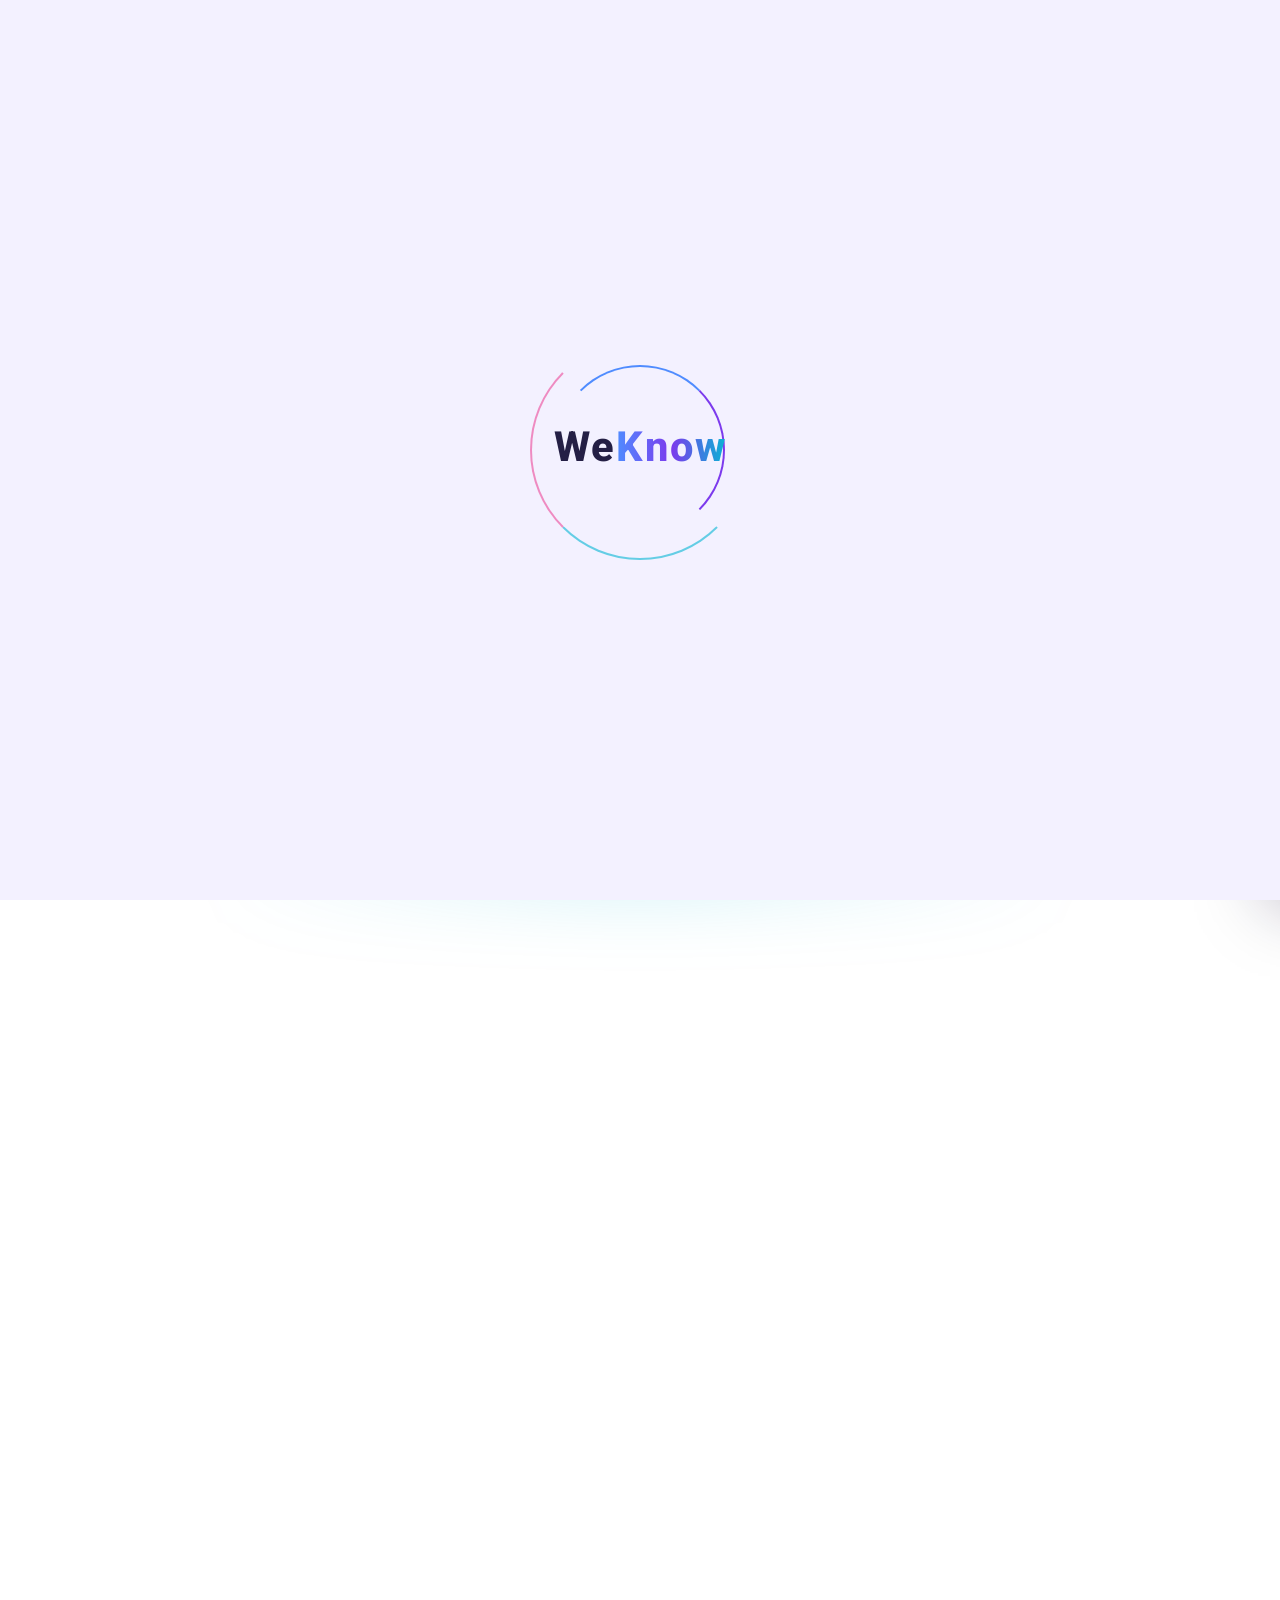
<file: index.html>
<!DOCTYPE html>
<html lang="fa" dir="rtl" class="is-loading">

<head>
    <meta charset="UTF-8">
    <meta name="viewport" content="width=device-width, initial-scale=1.0">
    <meta name="description" content="We Know؛ ردیاب هوشمند قیمت دیجی‌کالا، ترب و ایمالز. تاریخچه واقعی قیمت رو ببین، تخفیف‌های الکی رو بشناس، و با هوش مصنوعی بهترین زمان خرید رو پیدا کن.">
    <meta name="robots" content="index, follow">
    <meta property="og:type" content="website">
    <meta property="og:title" content="We Know | ردیاب هوشمند قیمت و تشخیص تخفیف واقعی">
    <meta property="og:description" content="We Know؛ ردیاب هوشمند قیمت دیجی‌کالا، ترب و ایمالز. تاریخچه واقعی قیمت رو ببین، تخفیف‌های الکی رو بشناس، و با هوش مصنوعی بهترین زمان خرید رو پیدا کن.">
    <meta property="og:locale" content="fa_IR">
    <meta name="twitter:card" content="summary">


    <!-- فونت (غیرضروری، رندر رو بلاک نمی‌کنه) -->
    <link rel="preconnect" href="https://fonts.googleapis.com">
    <link rel="preconnect" href="https://fonts.gstatic.com" crossorigin>
    <link href="https://fonts.googleapis.com/css2?family=Vazirmatn:wght@300;400;500;600;700;800&display=swap" rel="stylesheet">

    <link rel="stylesheet" href="style.css">

    <title>We Know | ردیاب هوشمند قیمت و تشخیص تخفیف واقعی</title>
</head>

<body>
    <!-- ================= PRELOADER / INTRO ================= -->
    <div id="preloader">
        <div class="preloader-ring"></div>
        <div class="preloader-ring preloader-ring2"></div>
        <div class="preloader-logo">We<span>Know</span></div>
    </div>

    <div class="background">
       <div class="blob blob1"></div>
       <div class="blob blob2"></div>
       <div class="blob blob3"></div>
       <div class="noise"></div>

    </div>

    <!-- ================= NAVBAR ================= -->

    <nav class="navbar">
        <div id="sidebar" class="sidebar">
            <div class="sidebar-blob b1"></div>
            <div class="sidebar-blob b2"></div>
            <div class="shatter-grid" id="shatterGrid"></div>
            <div class="sidebar-content">
                <nav class="sidebar-mobile-nav">
                    <a href="index.html#home">خانه</a>
                    <a href="products.html">محصولات</a>
                    <a href="wallet.html">کیف پول</a>
                    <a href="index.html#about">درباره ما</a>
                    <a href="index.html#contact">تماس</a>
                </nav>
                <div class="sidebar-header">
                    <h3>دسته‌بندی‌ها</h3>
                    <span onclick="toggleSidebar()">✕</span>
                </div>
                <nav class="sidebar-mobile-nav">
                    <a href="index.html#home">🏠 خانه</a>
                    <a href="products.html">📦 محصولات</a>
                    <a href="wallet.html">💳 کیف پول</a>
                    <a href="index.html#about">🤝 درباره ما</a>
                    <a href="index.html#contact">✉️ تماس</a>
                </nav>
                <ul>
                    <li><a href="category.html?cat=electronics"><span class="cat-icon" style="background:linear-gradient(135deg,#4F8CFF,#7C3AED)">📱</span> الکترونیکی</a></li>
                    <li><a href="category.html?cat=beauty"><span class="cat-icon" style="background:linear-gradient(135deg,#EC4899,#F472B6)">💄</span> آرایشی و بهداشتی</a></li>
                    <li><a href="category.html?cat=food"><span class="cat-icon" style="background:linear-gradient(135deg,#22C55E,#84CC16)">🍎</span> خوراکی</a></li>
                    <li><a href="category.html?cat=fashion"><span class="cat-icon" style="background:linear-gradient(135deg,#F59E0B,#FB923C)">👕</span> مد و پوشاک</a></li>
                    <li><a href="category.html?cat=home"><span class="cat-icon" style="background:linear-gradient(135deg,#06B6D4,#22D3EE)">🏠</span> خانه و آشپزخانه</a></li>
                    <li><a href="category.html?cat=services"><span class="cat-icon" style="background:linear-gradient(135deg,#8B5CF6,#A78BFA)">🛠️</span> خدمات</a></li>
                </ul>
                <div class="sidebar-footer">
                    <a href="popular.html">🔥 محبوب‌ترین‌های امروز</a>
                </div>
            </div>
        </div>

        <button class="menu-btn" onclick="toggleSidebar()">☰</button>

        <div class="container">

            <div class="logo"><svg class="logo-mark" viewBox="0 0 100 100" width="34" height="34" aria-hidden="true"><defs><linearGradient id="logoGrad" x1="0" y1="0" x2="1" y2="1"><stop offset="0%" stop-color="#1E3A8A"/><stop offset="100%" stop-color="#10B981"/></linearGradient></defs><circle cx="50" cy="50" r="42" fill="none" stroke="url(#logoGrad)" stroke-width="5"/><path d="M28 32 L36 56 L44 42 L52 54 L60 44 L69 61" fill="none" stroke="url(#logoGrad)" stroke-width="6" stroke-linecap="round" stroke-linejoin="round"/><path d="M63 59 L70 62 L69 54" fill="none" stroke="url(#logoGrad)" stroke-width="6" stroke-linecap="round" stroke-linejoin="round"/></svg><span>We Know</span></div>

            <ul class="nav-links">
                <li><a href="index.html#home">خانه</a></li>
                <li><a href="products.html">محصولات</a></li>
                <li><a href="wallet.html">کیف پول</a></li>
                <li><a href="index.html#about">درباره ما</a></li>
                <li><a href="index.html#contact">تماس</a></li>
            </ul>

            <button class="login-btn">
                <span class="icon">👤</span>
                ورود / ثبت نام
            </button>

        </div>

    </nav>



    <!-- ================= HERO ================= -->

    <header class="hero" id="home">

        <div class="hero-content">

            <div class="hero-top">

                 <span class="hero-badge pulse-badge reveal">
                 🔥 قبل از خرید، قیمت واقعی رو ما بهت می‌گیم
                 </span>

        </div>

            <h1 class="reveal">
                قیمت واقعی محصولات را قبل از خرید بدانید
            </h1>

            <p class="reveal">
                لینک محصول را وارد کنید تا تاریخچه قیمت، بهترین زمان خرید،
                تغییرات قیمت و تحلیل هوش مصنوعی را مشاهده کنید.
            </p>

            <form class="search-box reveal">

                <input
                    type="text"
                    id="product-link"
                    placeholder="لینک محصول دیجی‌کالا، ترب یا ایمالز را وارد کنید">

                <button type="submit">
                    <span class="icon">🔍</span>
                    بررسی قیمت
                </button>

            </form>
            <div class="hero-tags reveal">

                <span>📈 Price History</span>
                <span>🤖 AI Analysis</span>
                <span>🔔 Price Alert</span>

            </div>

        </div>

    </header>



    <!-- ================= STATS ================= -->

    <section class="stats">

        <div class="stat-card scroll-reveal">

            <h2>+120K</h2>

            <p>محصول ردیابی شده</p>

        </div>

        <div class="stat-card scroll-reveal">

            <h2>+5M</h2>

            <p>تغییر قیمت ثبت شده</p>

        </div>

        <div class="stat-card scroll-reveal">

            <h2>24/7</h2>

            <p>پایش خودکار قیمت</p>

        </div>

        <div class="stat-card scroll-reveal">

            <h2>AI</h2>

            <p>تحلیل هوشمند قیمت</p>

        </div>

    </section>



    <!-- ================= FEATURES ================= -->

    <section class="features">

        <div class="feature-card scroll-reveal">

            <span class="feature-icon">📈</span>

            <h3>تاریخچه قیمت</h3>

            <p>
                تمام تغییرات قیمت را روی نمودار مشاهده کنید.
            </p>

        </div>

        <div class="feature-card scroll-reveal">

            <span class="feature-icon">🔔</span>

            <h3>هشدار قیمت</h3>

            <p>
                هنگام کاهش قیمت به شما اطلاع می‌دهیم.
            </p>

        </div>

        <div class="feature-card scroll-reveal">

            <span class="feature-icon">🤖</span>

            <h3>تحلیل هوش مصنوعی</h3>

            <p>
                پیشنهاد خرید یا صبر بر اساس روند قیمت.
            </p>

        </div>

    </section>
<section class="products-grid container" id="products">
    <h2 class="section-title">محصولات پربازدید</h2>
    <div class="grid" id="productGrid">

        <a href="product.html?id=p1" class="product-card spin-link scroll-reveal spin-reveal">
            <span class="product-icon">📱</span>
            <h3>گوشی موبایل سامسونگ Galaxy A55</h3>
            <p class="price">۲۲,۱۰۰,۰۰۰ تومان</p>
            <span class="product-badge">۱۸٪ زیر سقف قیمت</span>
        </a>

        <a href="product.html?id=p2" class="product-card spin-link scroll-reveal spin-reveal">
            <span class="product-icon">🎧</span>
            <h3>هدفون بی‌سیم سونی WH-1000XM5</h3>
            <p class="price">۱۸,۴۵۰,۰۰۰ تومان</p>
            <span class="product-badge">۲۶٪ زیر سقف قیمت</span>
        </a>

        <a href="product.html?id=p3" class="product-card spin-link scroll-reveal spin-reveal">
            <span class="product-icon">💄</span>
            <h3>ست آرایشی میبلین</h3>
            <p class="price">۱,۲۵۰,۰۰۰ تومان</p>
            <span class="product-badge fake">تخفیف الکی</span>
        </a>

    </div>

    <div class="see-all-wrap">
        <a href="products.html" class="see-all-btn">مشاهده همه محصولات ←</a>
    </div>
</section>


    <!-- ================= ABOUT ================= -->

    <section class="page-hero" id="about">
        <span class="hero-badge pulse-badge reveal">🤝 داستان We Know</span>
        <h1 class="reveal">اولین پلتفرم رصد قیمت هوشمند ایران</h1>
        <p class="reveal">
            We Know از یه سوال ساده شروع شد: چرا هیچ‌کس نمی‌دونه یه تخفیف
            واقعیه یا فقط یه بازی قیمتیه؟ ما اومدیم تا با داده‌ی شفاف و
            تحلیل هوش مصنوعی، قدرت تصمیم‌گیری رو به خریدار برگردونیم —
            بدون واسطه، بدون داده‌ی دستکاری‌شده.
        </p>
    </section>

    <!-- Timeline -->
    <section class="about-timeline-wrap">
        <div class="about-timeline">
            <div class="tl-item scroll-reveal">
                <span class="tl-dot"></span>
                <span class="tl-year">۱۴۰۴</span>
                <span class="tl-label">تأسیس شرکت</span>
            </div>
            <div class="tl-item scroll-reveal">
                <span class="tl-dot"></span>
                <span class="tl-year">اولین نسخه</span>
                <span class="tl-label">راه‌اندازی ردیاب قیمت</span>
            </div>
            <div class="tl-item scroll-reveal">
                <span class="tl-dot"></span>
                <span class="tl-year">فاز دوم</span>
                <span class="tl-label">افزودن تحلیل هوش مصنوعی</span>
            </div>
            <div class="tl-item scroll-reveal">
                <span class="tl-dot"></span>
                <span class="tl-year">امروز</span>
                <span class="tl-label">کیف‌پول و خرید خودکار</span>
            </div>
        </div>
    </section>

    <!-- Mission / Vision / Values -->
    <section class="features">
        <div class="feature-card scroll-reveal">
            <span class="feature-icon">🎯</span>
            <h3>مأموریت ما</h3>
            <p>اینکه هر کاربر ایرانی، قبل از هر خرید آنلاین، به تاریخچه‌ی واقعی قیمت دسترسی داشته باشه — رایگان و بدون سانسور.</p>
        </div>
        <div class="feature-card scroll-reveal">
            <span class="feature-icon">🔭</span>
            <h3>چشم‌انداز ما</h3>
            <p>تبدیل‌شدن به مرجع اول قیمت در ایران؛ جایی که هیچ تخفیف الکی نتونه دووم بیاره.</p>
        </div>
        <div class="feature-card scroll-reveal">
            <span class="feature-icon">💎</span>
            <h3>ارزش‌های ما</h3>
            <p>شفافیت مطلق، داده‌ی دست‌نخورده، و احترام به وقت و پول کاربر — بدون استثنا.</p>
        </div>
    </section>

    <!-- Stats -->
    <section class="stats">
        <div class="stat-card scroll-reveal">
            <h2>۱۴۰۴</h2>
            <p>سال تأسیس</p>
        </div>
        <div class="stat-card scroll-reveal">
            <h2>+۳</h2>
            <p>پلتفرم تحت پوشش</p>
        </div>
        <div class="stat-card scroll-reveal">
            <h2>۱۰۰٪</h2>
            <p>رایگان برای کاربران</p>
        </div>
        <div class="stat-card scroll-reveal">
            <h2>۶</h2>
            <p>دسته‌بندی فعال</p>
        </div>
    </section>

    <!-- Team -->
    <section class="team-wrap">
        <h2 class="section-title">تیم We Know</h2>
        <div class="team-grid">
            <div class="team-card scroll-reveal">
                <div class="team-avatar" style="background:linear-gradient(135deg,#4F8CFF,#7C3AED)">👩‍💼</div>
                <h4>sana karani</h4>
                <span>هم‌بنیان‌گذار و مدیرعامل</span>
            </div>
            <div class="team-card scroll-reveal">
                <div class="team-avatar" style="background:linear-gradient(135deg,#22C55E,#84CC16)">👨‍💻</div>
                <h4>amir karani</h4>
                <span>مدیر فنی و توسعه‌دهنده</span>
            </div>
            <div class="team-card scroll-reveal">
                <div class="team-avatar" style="background:linear-gradient(135deg,#EC4899,#F472B6)">👩‍🔬</div>
                <h4>sana karani</h4>
                <span>مسئول تحلیل داده و هوش مصنوعی</span>
            </div>
            <div class="team-card scroll-reveal">
                <div class="team-avatar" style="background:linear-gradient(135deg,#F59E0B,#FB923C)">🧑‍💼</div>
                <h4>amir karani</h4>
                <span>مدیر ارتباط با کاربران</span>
            </div>
        </div>
    </section>

    <!-- ================= CONTACT ================= -->

    <section class="contact-wrap" id="contact">
        <form class="contact-card reveal" onsubmit="return false;">
            <h2 class="section-title" style="margin-bottom:6px;">در تماس باش</h2>
            <p style="color:var(--paragraph); font-size:.9rem; margin-bottom:10px;">
                سوال، پیشنهاد یا انتقادی داری؟ برامون بنویس.
            </p>
            <div class="field">
                <span class="field-icon">👤</span>
                <input type="text" required placeholder="اسمت">
            </div>
            <div class="field">
                <span class="field-icon">📧</span>
                <input type="email" required placeholder="ایمیلت">
            </div>
            <div class="field textarea-field">
                <span class="field-icon">✍️</span>
                <textarea required placeholder="پیامت رو بنویس..." rows="4"></textarea>
            </div>
            <button type="submit" class="auth-submit" id="contact-submit">ارسال پیام</button>
            <p id="contact-msg" class="auth-msg"></p>
        </form>
    </section>

    <!-- ================= FOOTER ================= -->

    <footer>

        <p>

            © 2026 We Know | تمامی حقوق محفوظ است.

        </p>

    </footer>

    <script src="script.js"></script>
    
    <div id="authModal" class="auth-modal">
    <div class="auth-box">
        <span class="close-modal" onclick="closeAuth()">×</span>
        <h2 id="modalTitle">ورود به حساب</h2>
        <form id="authForm" onsubmit="return false;">
            <input type="text" id="authName" placeholder="اسمت" style="display:none;">
            <input type="email" id="authEmail" placeholder="ایمیل خود را وارد کنید" required>
            <input type="password" id="authPassword" placeholder="رمز عبور" required>
            <button type="submit" class="auth-submit">ورود</button>
        </form>
        <p id="authError" class="auth-error"></p>
        <p class="toggle-text" onclick="toggleAuthMode()">
            هنوز حساب ندارید؟ <span id="toggleBtn">ثبت‌نام کنید</span>
        </p>
    </div>
</div>
</body>

</html>
</file>
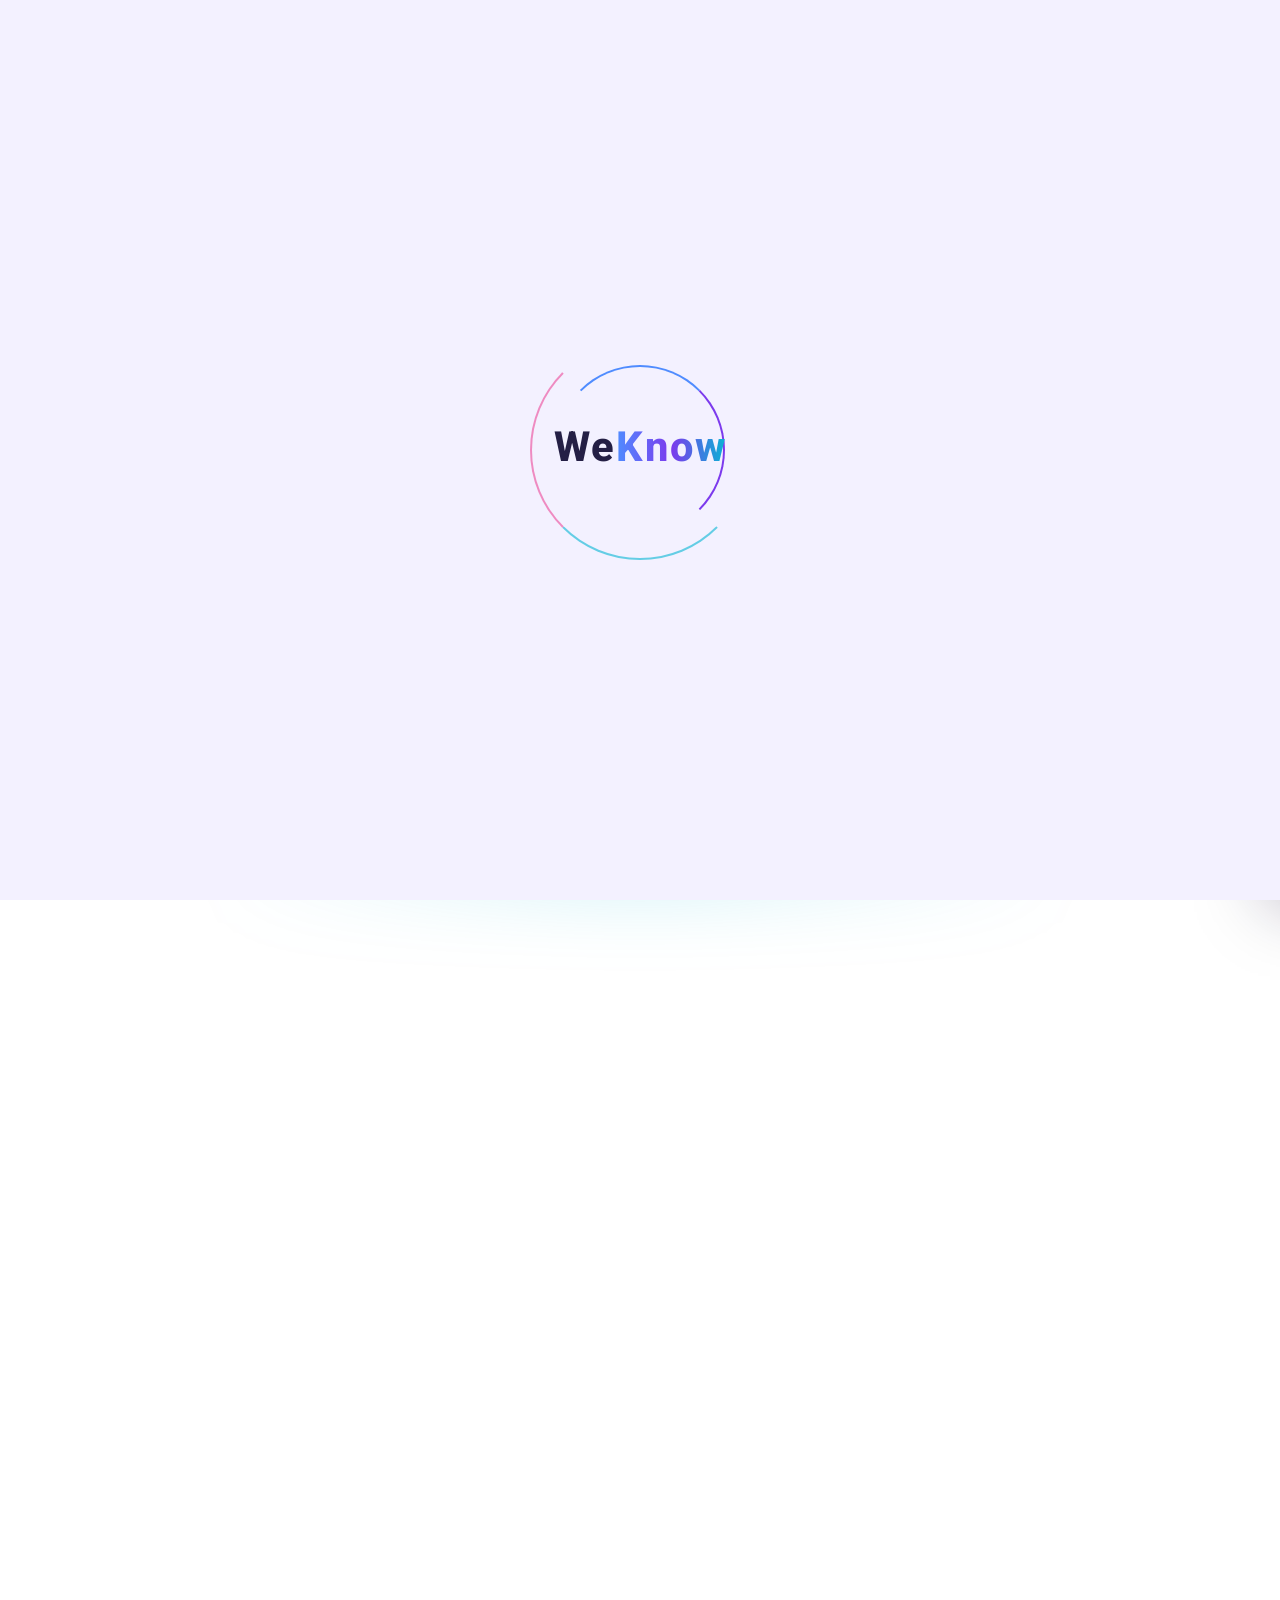
<file: dashboard.html>
<!DOCTYPE html>
<html lang="fa" dir="rtl" class="page-ready">

<head>
    <meta charset="UTF-8">
    <meta name="viewport" content="width=device-width, initial-scale=1.0">
    <meta name="description" content="داشبورد حساب کاربری We Know — کیف‌پول، هشدارهای قیمت و تاریخچه‌ی خریدت.">
    <meta name="robots" content="noindex, nofollow">

    <link rel="preconnect" href="https://fonts.googleapis.com">
    <link rel="preconnect" href="https://fonts.gstatic.com" crossorigin>
    <link href="https://fonts.googleapis.com/css2?family=Vazirmatn:wght@300;400;500;600;700;800&display=swap" rel="stylesheet">

    <link rel="stylesheet" href="style.css">

    <title>حساب کاربری | We Know</title>
</head>

<body>

    <!-- ================= NAVBAR ================= -->

    <nav class="navbar light-mode">
        <div id="sidebar" class="sidebar">
            <div class="sidebar-blob b1"></div>
            <div class="sidebar-blob b2"></div>
            <div class="shatter-grid" id="shatterGrid"></div>
            <div class="sidebar-content">
                <nav class="sidebar-mobile-nav">
                    <a href="index.html#home">خانه</a>
                    <a href="products.html">محصولات</a>
                    <a href="wallet.html">کیف پول</a>
                    <a href="index.html#about">درباره ما</a>
                    <a href="index.html#contact">تماس</a>
                </nav>
                <div class="sidebar-header">
                    <h3>دسته‌بندی‌ها</h3>
                    <span onclick="toggleSidebar()">✕</span>
                </div>
                <nav class="sidebar-mobile-nav">
                    <a href="index.html#home">🏠 خانه</a>
                    <a href="products.html">📦 محصولات</a>
                    <a href="wallet.html">💳 کیف پول</a>
                    <a href="index.html#about">🤝 درباره ما</a>
                    <a href="index.html#contact">✉️ تماس</a>
                </nav>
                <ul>
                    <li><a href="category.html?cat=electronics"><span class="cat-icon" style="background:linear-gradient(135deg,#4F8CFF,#7C3AED)">📱</span> الکترونیکی</a></li>
                    <li><a href="category.html?cat=beauty"><span class="cat-icon" style="background:linear-gradient(135deg,#EC4899,#F472B6)">💄</span> آرایشی و بهداشتی</a></li>
                    <li><a href="category.html?cat=food"><span class="cat-icon" style="background:linear-gradient(135deg,#22C55E,#84CC16)">🍎</span> خوراکی</a></li>
                    <li><a href="category.html?cat=fashion"><span class="cat-icon" style="background:linear-gradient(135deg,#F59E0B,#FB923C)">👕</span> مد و پوشاک</a></li>
                    <li><a href="category.html?cat=home"><span class="cat-icon" style="background:linear-gradient(135deg,#06B6D4,#22D3EE)">🏠</span> خانه و آشپزخانه</a></li>
                    <li><a href="category.html?cat=services"><span class="cat-icon" style="background:linear-gradient(135deg,#8B5CF6,#A78BFA)">🛠️</span> خدمات</a></li>
                </ul>
                <div class="sidebar-footer">
                    <a href="popular.html">🔥 محبوب‌ترین‌های امروز</a>
                </div>
            </div>
        </div>

        <button class="menu-btn" onclick="toggleSidebar()">☰</button>

        <div class="container">
            <a href="index.html" class="logo"><span>We Know</span></a>

            <ul class="nav-links">
                <li><a href="index.html#home">خانه</a></li>
                <li><a href="products.html">محصولات</a></li>
                <li><a href="wallet.html">کیف پول</a></li>
                <li><a href="index.html#about">درباره ما</a></li>
                <li><a href="index.html#contact">تماس</a></li>
            </ul>

            <button class="login-btn" id="authBtn">
                <span class="icon">👤</span>
                ورود / ثبت نام
            </button>
        </div>
    </nav>

    <!-- ================= DASHBOARD ================= -->

    <div class="product-page theme-electronics">
        <div class="dash-wrap">

            <!-- سایدبار داشبورد -->
            <aside class="dash-side">
                <div class="dash-user">
                    <div class="dash-avatar" id="dashAvatar">؟</div>
                    <div>
                        <div class="dash-user-name" id="dashName">در حال بارگذاری...</div>
                        <div class="dash-user-email" id="dashEmail"></div>
                    </div>
                </div>
                <nav class="dash-nav">
                    <a href="index.html">🏠 خانه</a>
                    <a href="products.html">📦 محصولات دنبال‌شده</a>
                    <a href="#alerts">🔔 هشدارهای قیمت</a>
                    <a href="#orders">🧾 سفارش‌ها</a>
                    <a href="#profile">👤 پروفایل</a>
                </nav>
            </aside>

            <!-- محتوای اصلی -->
            <main class="dash-main">

                <h1 class="dash-greeting" id="dashGreeting">خوش اومدی 👋</h1>

                <div class="dash-stats">
                    <div class="pp-card dash-stat">
                        <span class="dash-stat-label">موجودی کیف‌پول</span>
                        <span class="dash-stat-value" id="dashBalance">۰ تومان</span>
                    </div>
                    <div class="pp-card dash-stat">
                        <span class="dash-stat-label">هشدارهای فعال</span>
                        <span class="dash-stat-value" id="dashAlertsCount">۰</span>
                    </div>
                    <div class="pp-card dash-stat">
                        <span class="dash-stat-label">خریدهای انجام‌شده</span>
                        <span class="dash-stat-value" id="dashOrdersCount">۰</span>
                    </div>
                </div>

                <div class="pp-card" id="alerts">
                    <div style="display:flex;align-items:center;justify-content:space-between;margin-bottom:14px;">
                        <h3 style="margin:0;">🔔 هشدارهای قیمت من</h3>
                        <a href="wallet.html" style="font-size:.8rem;font-weight:700;color:var(--theme-accent,#4F8CFF);">مدیریت در کیف‌پول ↗</a>
                    </div>
                    <div id="dashAlertsList"></div>
                </div>

                <div class="pp-card" id="orders">
                    <h3>🧾 سفارش‌ها</h3>
                    <div id="dashOrdersList"></div>
                </div>

                <div class="pp-card" id="profile">
                    <h3>👤 پروفایل</h3>
                    <div class="dash-profile-row">
                        <span>اسم</span>
                        <span id="profileName">—</span>
                    </div>
                    <div class="dash-profile-row">
                        <span>ایمیل</span>
                        <span id="profileEmail">—</span>
                    </div>
                    <button class="logout-btn" onclick="logoutUser()">خروج از حساب</button>
                </div>

            </main>
        </div>
    </div>

    <script src="products-data.js"></script>
    <script src="script.js"></script>
    <script src="dashboard.js"></script>

    <div id="authModal" class="auth-modal">
        <div class="auth-box">
            <span class="close-modal" onclick="closeAuth()">×</span>
            <h2 id="modalTitle">ورود به حساب</h2>
            <form id="authForm" onsubmit="return false;">
</file>
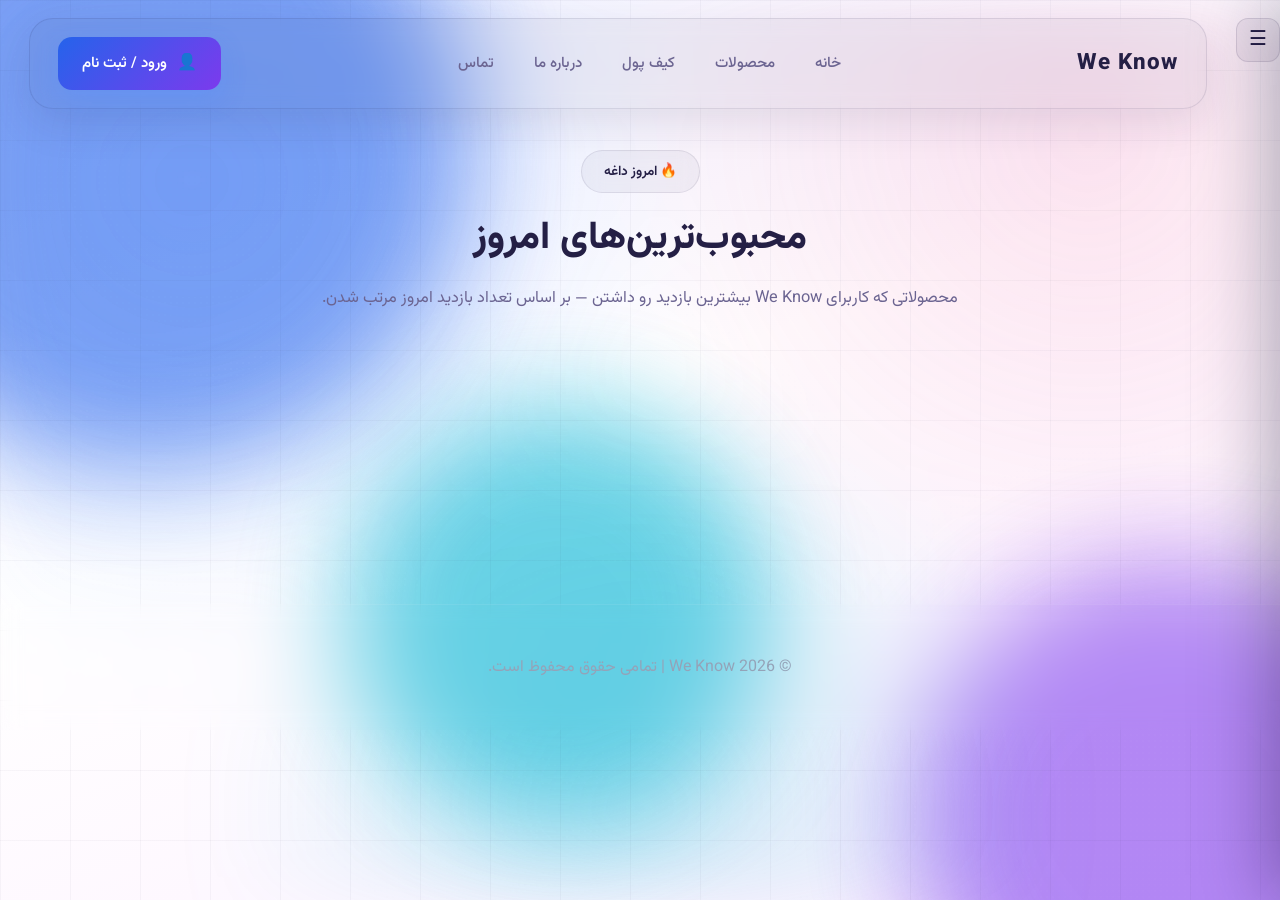
<file: popular.html>
<!DOCTYPE html>
<html lang="fa" dir="rtl" class="page-ready">

<head>
    <meta charset="UTF-8">
    <meta name="viewport" content="width=device-width, initial-scale=1.0">
    <meta name="description" content="محبوب‌ترین محصولات امروز We Know — پرجستجوترین‌ها بر اساس بازدید کاربران.">
    <meta name="robots" content="index, follow">

    <link rel="preconnect" href="https://fonts.googleapis.com">
    <link rel="preconnect" href="https://fonts.gstatic.com" crossorigin>
    <link href="https://fonts.googleapis.com/css2?family=Vazirmatn:wght@300;400;500;600;700;800&display=swap" rel="stylesheet">

    <link rel="stylesheet" href="style.css">

    <title>محبوب‌ترین‌های امروز | We Know</title>
</head>

<body>

    <div class="background">
       <div class="blob blob1"></div>
       <div class="blob blob2"></div>
       <div class="blob blob3"></div>
       <div class="noise"></div>
    </div>

    <!-- ================= NAVBAR ================= -->

    <nav class="navbar light-mode">
        <div id="sidebar" class="sidebar">
            <div class="sidebar-blob b1"></div>
            <div class="sidebar-blob b2"></div>
            <div class="shatter-grid" id="shatterGrid"></div>
            <div class="sidebar-content">
                <nav class="sidebar-mobile-nav">
                    <a href="index.html#home">خانه</a>
                    <a href="products.html">محصولات</a>
                    <a href="wallet.html">کیف پول</a>
                    <a href="index.html#about">درباره ما</a>
                    <a href="index.html#contact">تماس</a>
                </nav>
                <div class="sidebar-header">
                    <h3>دسته‌بندی‌ها</h3>
                    <span onclick="toggleSidebar()">✕</span>
                </div>
                <nav class="sidebar-mobile-nav">
                    <a href="index.html#home">🏠 خانه</a>
                    <a href="products.html">📦 محصولات</a>
                    <a href="wallet.html">💳 کیف پول</a>
                    <a href="index.html#about">🤝 درباره ما</a>
                    <a href="index.html#contact">✉️ تماس</a>
                </nav>
                <ul>
                    <li><a href="category.html?cat=electronics"><span class="cat-icon" style="background:linear-gradient(135deg,#4F8CFF,#7C3AED)">📱</span> الکترونیکی</a></li>
                    <li><a href="category.html?cat=beauty"><span class="cat-icon" style="background:linear-gradient(135deg,#EC4899,#F472B6)">💄</span> آرایشی و بهداشتی</a></li>
                    <li><a href="category.html?cat=food"><span class="cat-icon" style="background:linear-gradient(135deg,#22C55E,#84CC16)">🍎</span> خوراکی</a></li>
                    <li><a href="category.html?cat=fashion"><span class="cat-icon" style="background:linear-gradient(135deg,#F59E0B,#FB923C)">👕</span> مد و پوشاک</a></li>
                    <li><a href="category.html?cat=home"><span class="cat-icon" style="background:linear-gradient(135deg,#06B6D4,#22D3EE)">🏠</span> خانه و آشپزخانه</a></li>
                    <li><a href="category.html?cat=services"><span class="cat-icon" style="background:linear-gradient(135deg,#8B5CF6,#A78BFA)">🛠️</span> خدمات</a></li>
                </ul>
                <div class="sidebar-footer">
                    <a href="popular.html">🔥 محبوب‌ترین‌های امروز</a>
                </div>
            </div>
        </div>

        <button class="menu-btn" onclick="toggleSidebar()">☰</button>

        <div class="container">
            <a href="index.html" class="logo"><span>We Know</span></a>

            <ul class="nav-links">
                <li><a href="index.html#home">خانه</a></li>
                <li><a href="products.html">محصولات</a></li>
                <li><a href="wallet.html">کیف پول</a></li>
                <li><a href="index.html#about">درباره ما</a></li>
                <li><a href="index.html#contact">تماس</a></li>
            </ul>

            <button class="login-btn" id="authBtn">
                <span class="icon">👤</span>
                ورود / ثبت نام
            </button>
        </div>
    </nav>

    <!-- ================= PAGE HERO ================= -->

    <header class="page-hero">
        <span class="hero-badge pulse-badge reveal">🔥 امروز داغه</span>
        <h1 class="reveal">محبوب‌ترین‌های امروز</h1>
        <p class="reveal">محصولاتی که کاربرای We Know بیشترین بازدید رو داشتن — بر اساس تعداد بازدید امروز مرتب شدن.</p>
    </header>

    <!-- ================= LIST ================= -->

    <section class="products-grid container">
        <div class="grid" id="popularGrid"></div>
    </section>

    <!-- ================= FOOTER ================= -->

    <footer>
        <p>© 2026 We Know | تمامی حقوق محفوظ است.</p>
    </footer>

    <script src="products-data.js"></script>
    <script src="script.js"></script>
    <script src="popular.js"></script>

    <div id="authModal" class="auth-modal">
        <div class="auth-box">
            <span class="close-modal" onclick="closeAuth()">×</span>
            <h2 id="modalTitle">ورود به حساب</h2>
            <form id="authForm" onsubmit="return false;">
            <input type="text" id="authName" placeholder="اسمت" style="display:none;">
            <input type="email" id="authEmail" placeholder="ایمیل خود را وارد کنید" required>
            <input type="password" id="authPassword" placeholder="رمز عبور" required>
            <button type="submit" class="auth-submit">ورود</button>
        </form>
        <p id="authError" class="auth-error"></p>
            <p class="toggle-text" onclick="toggleAuthMode()">
                هنوز حساب ندارید؟ <span id="toggleBtn">ثبت‌نام کنید</span>
            </p>
        </div>
    </div>
</body>

</html>
</file>
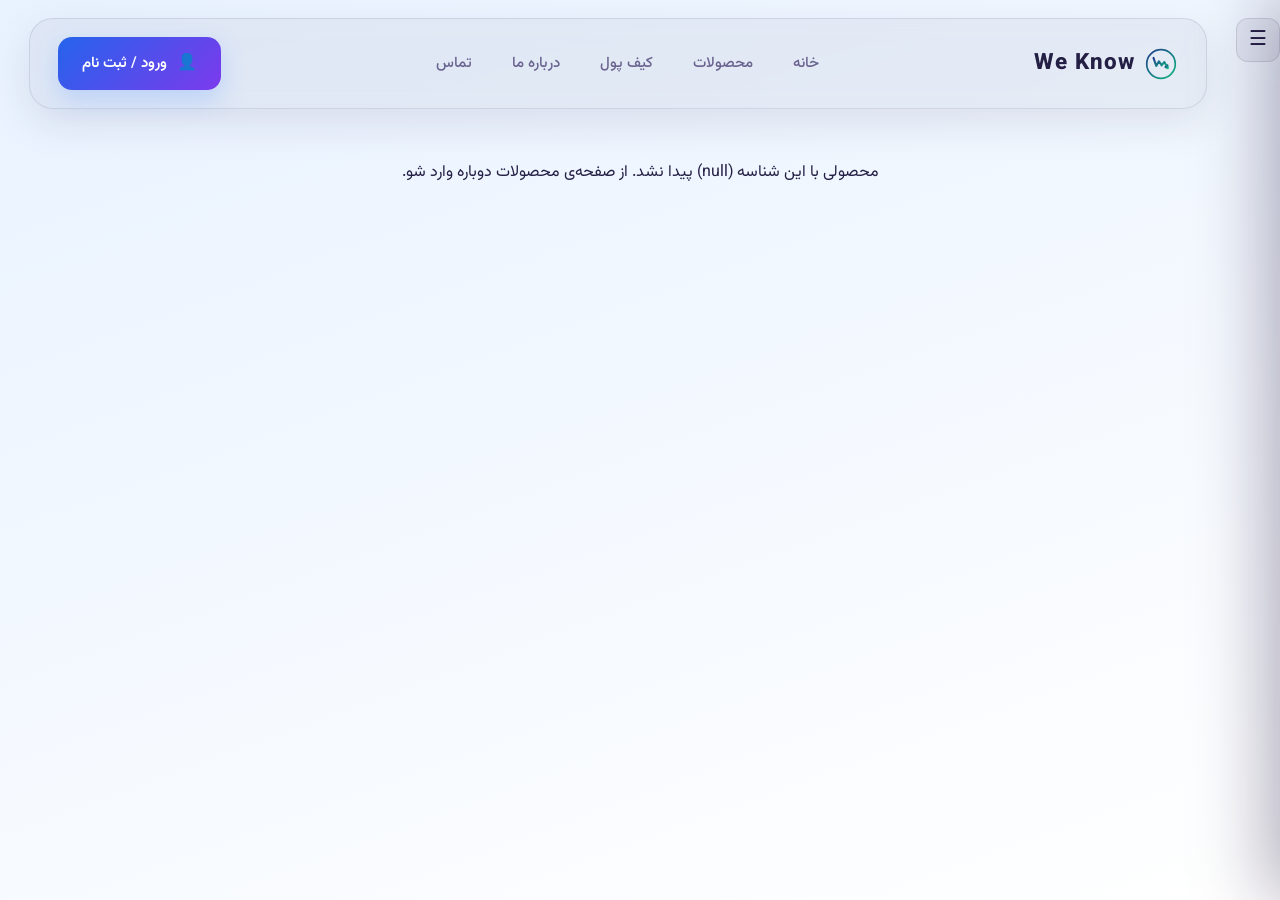
<file: product.html>
<!DOCTYPE html>
<html lang="fa" dir="rtl" class="page-ready">

<head>
    <meta charset="UTF-8">
    <meta name="viewport" content="width=device-width, initial-scale=1.0">
    <meta name="description" content="تاریخچه‌ی قیمت، تحلیل هوش مصنوعی، نمودار نوسان و نظرات کاربران برای این محصول — با We Know قبل از خرید مطمئن شو.">
    <meta name="robots" content="index, follow">
    <meta property="og:type" content="website">
    <meta property="og:title" content="جزئیات محصول | We Know">
    <meta property="og:description" content="تاریخچه‌ی قیمت، تحلیل هوش مصنوعی، نمودار نوسان و نظرات کاربران برای این محصول — با We Know قبل از خرید مطمئن شو.">
    <meta property="og:locale" content="fa_IR">
    <meta name="twitter:card" content="summary">


    <link rel="preconnect" href="https://fonts.googleapis.com">
    <link rel="preconnect" href="https://fonts.gstatic.com" crossorigin>
    <link href="https://fonts.googleapis.com/css2?family=Vazirmatn:wght@300;400;500;600;700;800&display=swap" rel="stylesheet">

    <link rel="stylesheet" href="style.css">

    <title>جزئیات محصول | We Know</title>
</head>

<body>

    <!-- ================= NAVBAR ================= -->

    <nav class="navbar light-mode">
        <div id="sidebar" class="sidebar">
            <div class="sidebar-blob b1"></div>
            <div class="sidebar-blob b2"></div>
            <div class="shatter-grid" id="shatterGrid"></div>
            <div class="sidebar-content">
                <nav class="sidebar-mobile-nav">
                    <a href="index.html#home">خانه</a>
                    <a href="products.html">محصولات</a>
                    <a href="wallet.html">کیف پول</a>
                    <a href="index.html#about">درباره ما</a>
                    <a href="index.html#contact">تماس</a>
                </nav>
                <div class="sidebar-header">
                    <h3>دسته‌بندی‌ها</h3>
                    <span onclick="toggleSidebar()">✕</span>
                </div>
                <nav class="sidebar-mobile-nav">
                    <a href="index.html#home">🏠 خانه</a>
                    <a href="products.html">📦 محصولات</a>
                    <a href="wallet.html">💳 کیف پول</a>
                    <a href="index.html#about">🤝 درباره ما</a>
                    <a href="index.html#contact">✉️ تماس</a>
                </nav>
                <ul>
                    <li><a href="category.html?cat=electronics"><span class="cat-icon" style="background:linear-gradient(135deg,#4F8CFF,#7C3AED)">📱</span> الکترونیکی</a></li>
                    <li><a href="category.html?cat=beauty"><span class="cat-icon" style="background:linear-gradient(135deg,#EC4899,#F472B6)">💄</span> آرایشی و بهداشتی</a></li>
                    <li><a href="category.html?cat=food"><span class="cat-icon" style="background:linear-gradient(135deg,#22C55E,#84CC16)">🍎</span> خوراکی</a></li>
                    <li><a href="category.html?cat=fashion"><span class="cat-icon" style="background:linear-gradient(135deg,#F59E0B,#FB923C)">👕</span> مد و پوشاک</a></li>
                    <li><a href="category.html?cat=home"><span class="cat-icon" style="background:linear-gradient(135deg,#06B6D4,#22D3EE)">🏠</span> خانه و آشپزخانه</a></li>
                    <li><a href="category.html?cat=services"><span class="cat-icon" style="background:linear-gradient(135deg,#8B5CF6,#A78BFA)">🛠️</span> خدمات</a></li>
                </ul>
                <div class="sidebar-footer">
                    <a href="popular.html">🔥 محبوب‌ترین‌های امروز</a>
                </div>
            </div>
        </div>

        <button class="menu-btn" onclick="toggleSidebar()">☰</button>

        <div class="container">
            <a href="index.html" class="logo"><svg class="logo-mark" viewBox="0 0 100 100" width="34" height="34" aria-hidden="true"><defs><linearGradient id="logoGrad" x1="0" y1="0" x2="1" y2="1"><stop offset="0%" stop-color="#1E3A8A"/><stop offset="100%" stop-color="#10B981"/></linearGradient></defs><circle cx="50" cy="50" r="42" fill="none" stroke="url(#logoGrad)" stroke-width="5"/><path d="M28 32 L36 56 L44 42 L52 54 L60 44 L69 61" fill="none" stroke="url(#logoGrad)" stroke-width="6" stroke-linecap="round" stroke-linejoin="round"/><path d="M63 59 L70 62 L69 54" fill="none" stroke="url(#logoGrad)" stroke-width="6" stroke-linecap="round" stroke-linejoin="round"/></svg><span>We Know</span></a>

            <ul class="nav-links">
                <li><a href="index.html#home">خانه</a></li>
                <li><a href="products.html">محصولات</a></li>
                <li><a href="wallet.html">کیف پول</a></li>
                <li><a href="index.html#about">درباره ما</a></li>
                <li><a href="index.html#contact">تماس</a></li>
            </ul>

            <button class="login-btn">
                <span class="icon">👤</span>
                ورود / ثبت نام
            </button>
        </div>
    </nav>

    <!-- ================= PRODUCT DETAIL ================= -->

    <div id="productPage" class="product-page">
        <div class="product-page-inner">

            <a href="products.html" class="back-btn">→ برگشت به محصولات</a>

            <div class="product-page-icon" id="ppIcon"></div>
            <h1 id="ppName"></h1>
            <span class="product-page-badge" id="ppBadge"></span>
            <div class="product-page-price" id="ppPrice"></div>

            <div class="product-page-grid">
                <div class="pp-card">
                    <h3>🤖 تحلیل هوش مصنوعی</h3>
                    <p id="ppAI"></p>
                </div>
                <div class="pp-card">
                    <h3>📈 تاریخچه قیمت</h3>
                    <div id="ppChart"></div>
                </div>
            </div>

            <div class="pp-card">
                <h3>🏪 مقایسه قیمت فروشگاه‌ها</h3>
                <div id="ppCompare"></div>
            </div>

            <div class="pp-card">
                <h3>🔔 اعلان قیمت</h3>
                <p class="pp-alert-hint">وقتی قیمت به این عدد یا کمتر رسید، بهت خبر می‌دیم. می‌تونی وصلش کنی به کیف‌پولت برای خرید خودکار.</p>
                <div class="pp-alert-row">
                    <input type="text" id="ppTargetPrice" placeholder="مثلاً ۲۰,۰۰۰,۰۰۰ تومان">
                    <button onclick="setPriceAlert()">فعال‌سازی اعلان</button>
                </div>
                <label class="pp-checkbox">
                    <input type="checkbox" id="ppAutoBuy">
                    وقتی به این قیمت رسید، خودکار از کیف‌پولم بخر
                </label>
                <p id="ppAlertMsg" class="auth-msg"></p>
            </div>

            <div class="pp-card">
                <h3>💬 نظرات کاربران</h3>
                <div id="ppReviews"></div>

                <form id="reviewForm" class="review-form">
                    <input type="text" id="reviewName" placeholder="اسمت" required>
                    <textarea id="reviewText" placeholder="نظرت رو بنویس..." rows="3" required></textarea>
                    <select id="reviewStars">
                        <option value="★★★★★">★★★★★</option>
                        <option value="★★★★☆">★★★★☆</option>
                        <option value="★★★☆☆">★★★☆☆</option>
                        <option value="★★☆☆☆">★★☆☆☆</option>
                        <option value="★☆☆☆☆">★☆☆☆☆</option>
                    </select>
                    <button type="submit">ثبت نظر</button>
                </form>
            </div>

            <a href="products.html" class="back-btn bottom">→ برگشت به محصولات</a>

        </div>
    </div>

    <script src="products-data.js"></script>
    <script src="script.js"></script>
    <script src="product.js"></script>

    <div id="authModal" class="auth-modal">
        <div class="auth-box">
            <span class="close-modal" onclick="closeAuth()">×</span>
            <h2 id="modalTitle">ورود به حساب</h2>
            <form id="authForm" onsubmit="return false;">
            <input type="text" id="authName" placeholder="اسمت" style="display:none;">
            <input type="email" id="authEmail" placeholder="ایمیل خود را وارد کنید" required>
            <input type="password" id="authPassword" placeholder="رمز عبور" required>
            <button type="submit" class="auth-submit">ورود</button>
        </form>
        <p id="authError" class="auth-error"></p>
            <p class="toggle-text" onclick="toggleAuthMode()">
                هنوز حساب ندارید؟ <span id="toggleBtn">ثبت‌نام کنید</span>
            </p>
        </div>
    </div>
</body>

</html>
</file>
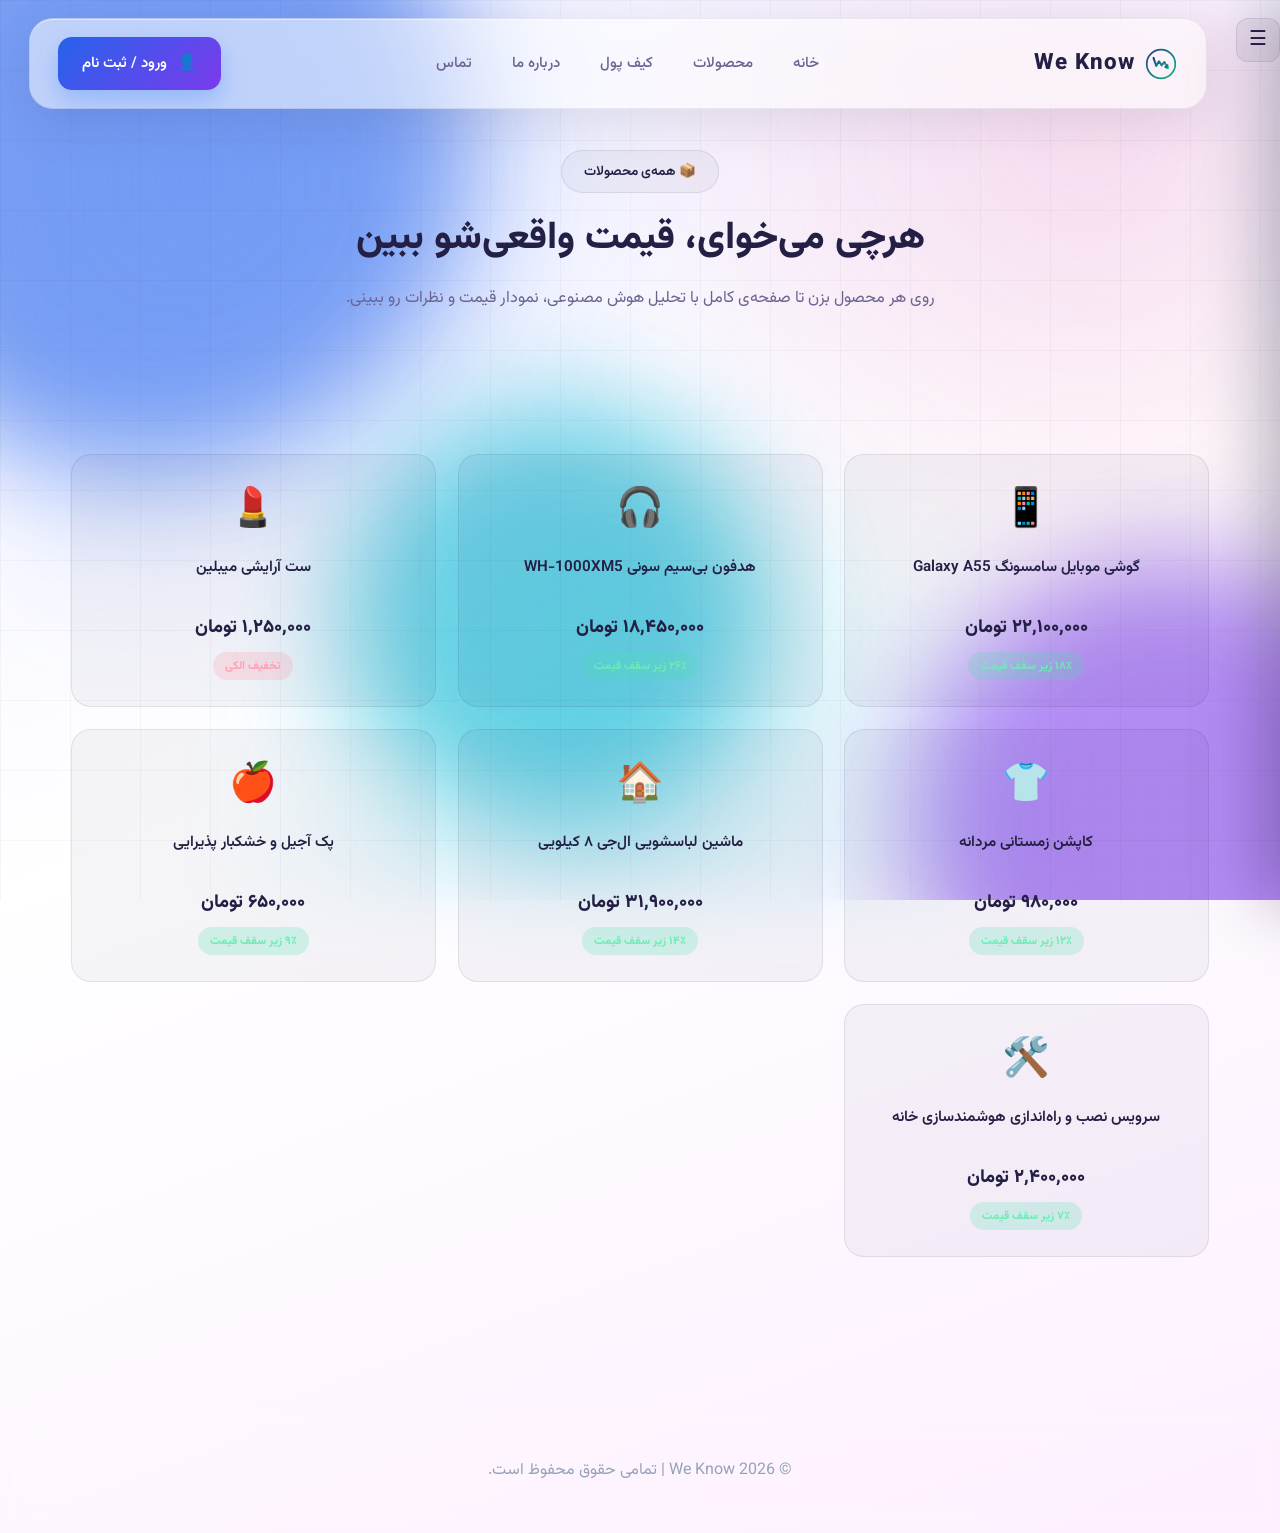
<file: products.html>
<!DOCTYPE html>
<html lang="fa" dir="rtl" class="page-ready">

<head>
    <meta charset="UTF-8">
    <meta name="viewport" content="width=device-width, initial-scale=1.0">
    <meta name="description" content="همه‌ی محصولات پرطرفدار با تاریخچه‌ی قیمت واقعی، تحلیل هوش مصنوعی و مقایسه‌ی فروشگاه‌ها — همه در یک‌جا با We Know.">
    <meta name="robots" content="index, follow">
    <meta property="og:type" content="website">
    <meta property="og:title" content="همه‌ی محصولات | We Know">
    <meta property="og:description" content="همه‌ی محصولات پرطرفدار با تاریخچه‌ی قیمت واقعی، تحلیل هوش مصنوعی و مقایسه‌ی فروشگاه‌ها — همه در یک‌جا با We Know.">
    <meta property="og:locale" content="fa_IR">
    <meta name="twitter:card" content="summary">


    <link rel="preconnect" href="https://fonts.googleapis.com">
    <link rel="preconnect" href="https://fonts.gstatic.com" crossorigin>
    <link href="https://fonts.googleapis.com/css2?family=Vazirmatn:wght@300;400;500;600;700;800&display=swap" rel="stylesheet">

    <link rel="stylesheet" href="style.css">

    <title>همه‌ی محصولات | We Know</title>
</head>

<body>

    <div class="background">
       <div class="blob blob1"></div>
       <div class="blob blob2"></div>
       <div class="blob blob3"></div>
       <div class="noise"></div>
    </div>

    <!-- ================= NAVBAR ================= -->

    <nav class="navbar">
        <div id="sidebar" class="sidebar">
            <div class="sidebar-blob b1"></div>
            <div class="sidebar-blob b2"></div>
            <div class="shatter-grid" id="shatterGrid"></div>
            <div class="sidebar-content">
                <nav class="sidebar-mobile-nav">
                    <a href="index.html#home">خانه</a>
                    <a href="products.html">محصولات</a>
                    <a href="wallet.html">کیف پول</a>
                    <a href="index.html#about">درباره ما</a>
                    <a href="index.html#contact">تماس</a>
                </nav>
                <div class="sidebar-header">
                    <h3>دسته‌بندی‌ها</h3>
                    <span onclick="toggleSidebar()">✕</span>
                </div>
                <nav class="sidebar-mobile-nav">
                    <a href="index.html#home">🏠 خانه</a>
                    <a href="products.html">📦 محصولات</a>
                    <a href="wallet.html">💳 کیف پول</a>
                    <a href="index.html#about">🤝 درباره ما</a>
                    <a href="index.html#contact">✉️ تماس</a>
                </nav>
                <ul>
                    <li><a href="category.html?cat=electronics"><span class="cat-icon" style="background:linear-gradient(135deg,#4F8CFF,#7C3AED)">📱</span> الکترونیکی</a></li>
                    <li><a href="category.html?cat=beauty"><span class="cat-icon" style="background:linear-gradient(135deg,#EC4899,#F472B6)">💄</span> آرایشی و بهداشتی</a></li>
                    <li><a href="category.html?cat=food"><span class="cat-icon" style="background:linear-gradient(135deg,#22C55E,#84CC16)">🍎</span> خوراکی</a></li>
                    <li><a href="category.html?cat=fashion"><span class="cat-icon" style="background:linear-gradient(135deg,#F59E0B,#FB923C)">👕</span> مد و پوشاک</a></li>
                    <li><a href="category.html?cat=home"><span class="cat-icon" style="background:linear-gradient(135deg,#06B6D4,#22D3EE)">🏠</span> خانه و آشپزخانه</a></li>
                    <li><a href="category.html?cat=services"><span class="cat-icon" style="background:linear-gradient(135deg,#8B5CF6,#A78BFA)">🛠️</span> خدمات</a></li>
                </ul>
                <div class="sidebar-footer">
                    <a href="popular.html">🔥 محبوب‌ترین‌های امروز</a>
                </div>
            </div>
        </div>

        <button class="menu-btn" onclick="toggleSidebar()">☰</button>

        <div class="container">
            <a href="index.html" class="logo"><svg class="logo-mark" viewBox="0 0 100 100" width="34" height="34" aria-hidden="true"><defs><linearGradient id="logoGrad" x1="0" y1="0" x2="1" y2="1"><stop offset="0%" stop-color="#1E3A8A"/><stop offset="100%" stop-color="#10B981"/></linearGradient></defs><circle cx="50" cy="50" r="42" fill="none" stroke="url(#logoGrad)" stroke-width="5"/><path d="M28 32 L36 56 L44 42 L52 54 L60 44 L69 61" fill="none" stroke="url(#logoGrad)" stroke-width="6" stroke-linecap="round" stroke-linejoin="round"/><path d="M63 59 L70 62 L69 54" fill="none" stroke="url(#logoGrad)" stroke-width="6" stroke-linecap="round" stroke-linejoin="round"/></svg><span>We Know</span></a>

            <ul class="nav-links">
                <li><a href="index.html#home">خانه</a></li>
                <li><a href="products.html" class="active">محصولات</a></li>
                <li><a href="wallet.html">کیف پول</a></li>
                <li><a href="index.html#about">درباره ما</a></li>
                <li><a href="index.html#contact">تماس</a></li>
            </ul>

            <button class="login-btn">
                <span class="icon">👤</span>
                ورود / ثبت نام
            </button>
        </div>
    </nav>

    <!-- ================= PAGE HERO ================= -->

    <header class="page-hero">
        <span class="hero-badge reveal">📦 همه‌ی محصولات</span>
        <h1 class="reveal">هرچی می‌خوای، قیمت واقعی‌شو ببین</h1>
        <p class="reveal">روی هر محصول بزن تا صفحه‌ی کامل با تحلیل هوش مصنوعی، نمودار قیمت و نظرات رو ببینی.</p>
    </header>

    <!-- ================= PRODUCTS GRID ================= -->

    <section class="products-grid container">
        <div class="grid" id="productGrid">

            <a href="product.html?id=p1" class="product-card spin-link scroll-reveal spin-reveal">
                <span class="product-icon">📱</span>
                <h3>گوشی موبایل سامسونگ Galaxy A55</h3>
                <p class="price">۲۲,۱۰۰,۰۰۰ تومان</p>
                <span class="product-badge">۱۸٪ زیر سقف قیمت</span>
            </a>

            <a href="product.html?id=p2" class="product-card spin-link scroll-reveal spin-reveal">
                <span class="product-icon">🎧</span>
                <h3>هدفون بی‌سیم سونی WH-1000XM5</h3>
                <p class="price">۱۸,۴۵۰,۰۰۰ تومان</p>
                <span class="product-badge">۲۶٪ زیر سقف قیمت</span>
            </a>

            <a href="product.html?id=p3" class="product-card spin-link scroll-reveal spin-reveal">
                <span class="product-icon">💄</span>
                <h3>ست آرایشی میبلین</h3>
                <p class="price">۱,۲۵۰,۰۰۰ تومان</p>
                <span class="product-badge fake">تخفیف الکی</span>
            </a>

            <a href="product.html?id=p4" class="product-card spin-link scroll-reveal spin-reveal">
                <span class="product-icon">👕</span>
                <h3>کاپشن زمستانی مردانه</h3>
                <p class="price">۹۸۰,۰۰۰ تومان</p>
                <span class="product-badge">۱۲٪ زیر سقف قیمت</span>
            </a>

            <a href="product.html?id=p5" class="product-card spin-link scroll-reveal spin-reveal">
                <span class="product-icon">🏠</span>
                <h3>ماشین لباسشویی ال‌جی ۸ کیلویی</h3>
                <p class="price">۳۱,۹۰۰,۰۰۰ تومان</p>
                <span class="product-badge">۱۴٪ زیر سقف قیمت</span>
            </a>

            <a href="product.html?id=p6" class="product-card spin-link scroll-reveal spin-reveal">
                <span class="product-icon">🍎</span>
                <h3>پک آجیل و خشکبار پذیرایی</h3>
                <p class="price">۶۵۰,۰۰۰ تومان</p>
                <span class="product-badge">۹٪ زیر سقف قیمت</span>
            </a>

            <a href="product.html?id=p7" class="product-card spin-link scroll-reveal spin-reveal">
                <span class="product-icon">🛠️</span>
                <h3>سرویس نصب و راه‌اندازی هوشمندسازی خانه</h3>
                <p class="price">۲,۴۰۰,۰۰۰ تومان</p>
                <span class="product-badge">۷٪ زیر سقف قیمت</span>
            </a>

        </div>
    </section>

    <!-- ================= FOOTER ================= -->

    <footer>
        <p>© 2026 We Know | تمامی حقوق محفوظ است.</p>
    </footer>

    <script src="script.js"></script>

    <div id="authModal" class="auth-modal">
        <div class="auth-box">
            <span class="close-modal" onclick="closeAuth()">×</span>
            <h2 id="modalTitle">ورود به حساب</h2>
            <form id="authForm" onsubmit="return false;">
            <input type="text" id="authName" placeholder="اسمت" style="display:none;">
            <input type="email" id="authEmail" placeholder="ایمیل خود را وارد کنید" required>
            <input type="password" id="authPassword" placeholder="رمز عبور" required>
            <button type="submit" class="auth-submit">ورود</button>
        </form>
        <p id="authError" class="auth-error"></p>
            <p class="toggle-text" onclick="toggleAuthMode()">
                هنوز حساب ندارید؟ <span id="toggleBtn">ثبت‌نام کنید</span>
            </p>
        </div>
    </div>
</body>

</html>
</file>
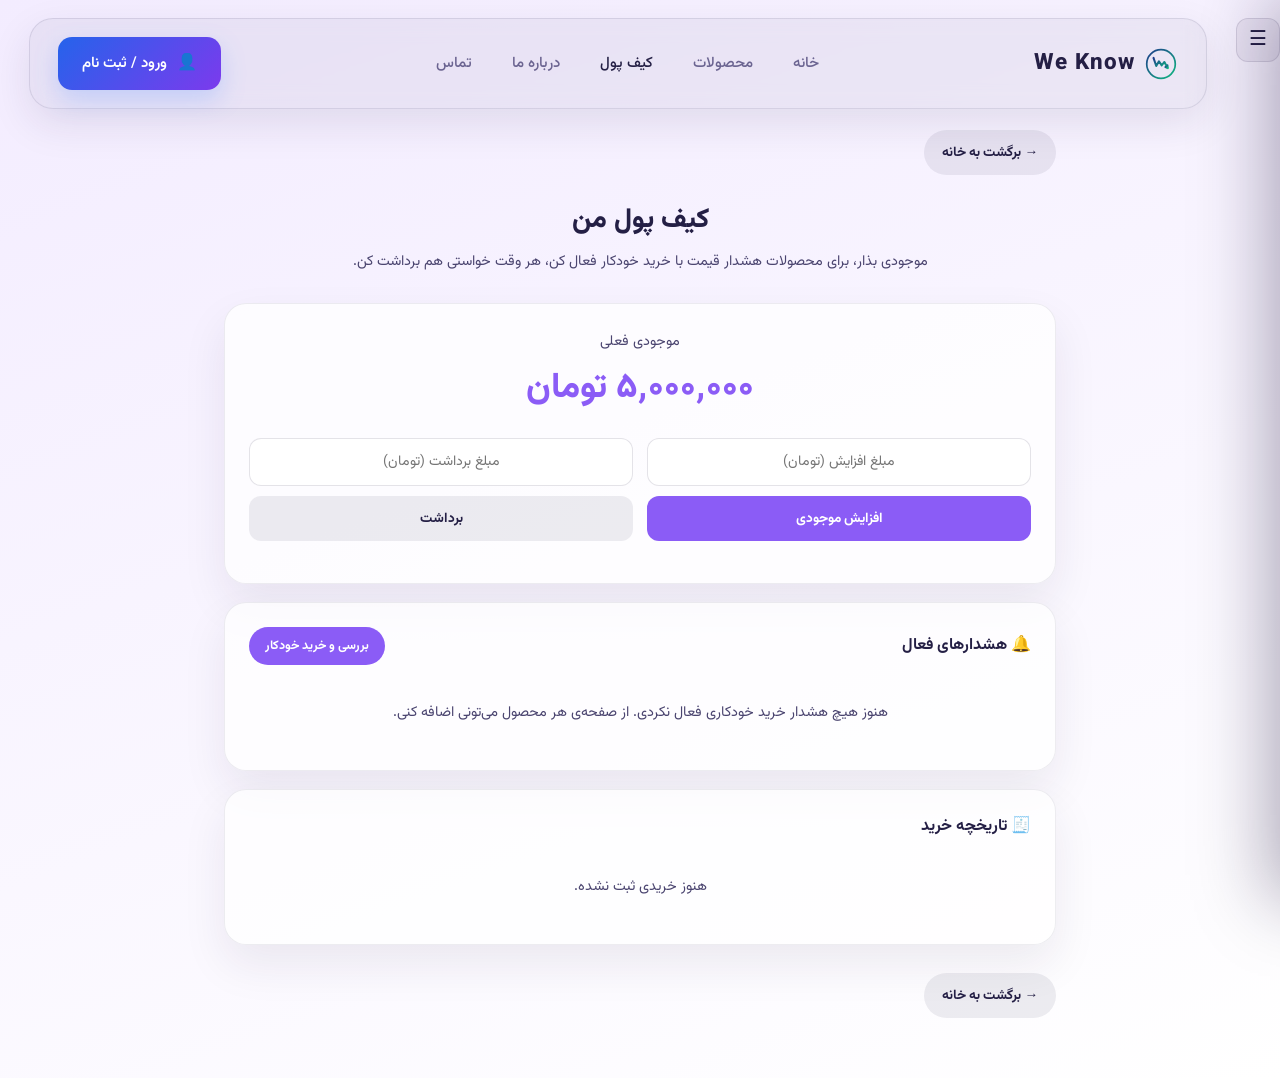
<file: wallet.html>
<!DOCTYPE html>
<html lang="fa" dir="rtl" class="page-ready">

<head>
    <meta charset="UTF-8">
    <meta name="viewport" content="width=device-width, initial-scale=1.0">
    <meta name="description" content="کیف‌پول We Know؛ برای محصولات هشدار قیمت با خرید خودکار فعال کن و در بهترین لحظه خرید کن.">
    <meta name="robots" content="index, follow">
    <meta property="og:type" content="website">
    <meta property="og:title" content="کیف پول | We Know">
    <meta property="og:description" content="کیف‌پول We Know؛ برای محصولات هشدار قیمت با خرید خودکار فعال کن و در بهترین لحظه خرید کن.">
    <meta property="og:locale" content="fa_IR">
    <meta name="twitter:card" content="summary">


    <link rel="preconnect" href="https://fonts.googleapis.com">
    <link rel="preconnect" href="https://fonts.gstatic.com" crossorigin>
    <link href="https://fonts.googleapis.com/css2?family=Vazirmatn:wght@300;400;500;600;700;800&display=swap" rel="stylesheet">

    <link rel="stylesheet" href="style.css">

    <title>کیف پول | We Know</title>
</head>

<body>

    <!-- ================= NAVBAR ================= -->

    <nav class="navbar light-mode">
        <div id="sidebar" class="sidebar">
            <div class="sidebar-blob b1"></div>
            <div class="sidebar-blob b2"></div>
            <div class="shatter-grid" id="shatterGrid"></div>
            <div class="sidebar-content">
                <nav class="sidebar-mobile-nav">
                    <a href="index.html#home">خانه</a>
                    <a href="products.html">محصولات</a>
                    <a href="wallet.html">کیف پول</a>
                    <a href="index.html#about">درباره ما</a>
                    <a href="index.html#contact">تماس</a>
                </nav>
                <div class="sidebar-header">
                    <h3>دسته‌بندی‌ها</h3>
                    <span onclick="toggleSidebar()">✕</span>
                </div>
                <nav class="sidebar-mobile-nav">
                    <a href="index.html#home">🏠 خانه</a>
                    <a href="products.html">📦 محصولات</a>
                    <a href="wallet.html">💳 کیف پول</a>
                    <a href="index.html#about">🤝 درباره ما</a>
                    <a href="index.html#contact">✉️ تماس</a>
                </nav>
                <ul>
                    <li><a href="category.html?cat=electronics"><span class="cat-icon" style="background:linear-gradient(135deg,#4F8CFF,#7C3AED)">📱</span> الکترونیکی</a></li>
                    <li><a href="category.html?cat=beauty"><span class="cat-icon" style="background:linear-gradient(135deg,#EC4899,#F472B6)">💄</span> آرایشی و بهداشتی</a></li>
                    <li><a href="category.html?cat=food"><span class="cat-icon" style="background:linear-gradient(135deg,#22C55E,#84CC16)">🍎</span> خوراکی</a></li>
                    <li><a href="category.html?cat=fashion"><span class="cat-icon" style="background:linear-gradient(135deg,#F59E0B,#FB923C)">👕</span> مد و پوشاک</a></li>
                    <li><a href="category.html?cat=home"><span class="cat-icon" style="background:linear-gradient(135deg,#06B6D4,#22D3EE)">🏠</span> خانه و آشپزخانه</a></li>
                    <li><a href="category.html?cat=services"><span class="cat-icon" style="background:linear-gradient(135deg,#8B5CF6,#A78BFA)">🛠️</span> خدمات</a></li>
                </ul>
                <div class="sidebar-footer">
                    <a href="popular.html">🔥 محبوب‌ترین‌های امروز</a>
                </div>
            </div>
        </div>

        <button class="menu-btn" onclick="toggleSidebar()">☰</button>

        <div class="container">
            <a href="index.html" class="logo"><svg class="logo-mark" viewBox="0 0 100 100" width="34" height="34" aria-hidden="true"><defs><linearGradient id="logoGrad" x1="0" y1="0" x2="1" y2="1"><stop offset="0%" stop-color="#1E3A8A"/><stop offset="100%" stop-color="#10B981"/></linearGradient></defs><circle cx="50" cy="50" r="42" fill="none" stroke="url(#logoGrad)" stroke-width="5"/><path d="M28 32 L36 56 L44 42 L52 54 L60 44 L69 61" fill="none" stroke="url(#logoGrad)" stroke-width="6" stroke-linecap="round" stroke-linejoin="round"/><path d="M63 59 L70 62 L69 54" fill="none" stroke="url(#logoGrad)" stroke-width="6" stroke-linecap="round" stroke-linejoin="round"/></svg><span>We Know</span></a>

            <ul class="nav-links">
                <li><a href="index.html#home">خانه</a></li>
                <li><a href="products.html">محصولات</a></li>
                <li><a href="wallet.html" class="active">کیف پول</a></li>
                <li><a href="index.html#about">درباره ما</a></li>
                <li><a href="index.html#contact">تماس</a></li>
            </ul>

            <button class="login-btn">
                <span class="icon">👤</span>
                ورود / ثبت نام
            </button>
        </div>
    </nav>

    <!-- ================= WALLET ================= -->

    <div class="product-page theme-services">
        <div class="product-page-inner">

            <a href="index.html" class="back-btn">→ برگشت به خانه</a>

            <h1 style="text-align:center; font-size:1.7rem; font-weight:800; margin-bottom:8px;">کیف پول من</h1>
            <p style="text-align:center; color:#4b4570; font-size:.9rem; margin-bottom:30px;">
                موجودی بذار، برای محصولات هشدار قیمت با خرید خودکار فعال کن، هر وقت خواستی هم برداشت کن.
            </p>

            <div class="pp-card balance-card">
                <p class="balance-label">موجودی فعلی</p>
                <h2 class="balance-amount" id="walletBalance">۰ تومان</h2>

                <div class="wallet-actions-grid">
                    <div class="wallet-action">
                        <input type="text" id="topupInput" placeholder="مبلغ افزایش (تومان)">
                        <button onclick="topUp()">افزایش موجودی</button>
                    </div>
                    <div class="wallet-action">
                        <input type="text" id="withdrawInput" placeholder="مبلغ برداشت (تومان)">
                        <button class="secondary" onclick="withdraw()">برداشت</button>
                    </div>
                </div>
                <p id="walletMsg" class="auth-msg"></p>
            </div>

            <div class="pp-card">
                <div style="display:flex; align-items:center; justify-content:space-between; margin-bottom:14px;">
                    <h3 style="margin:0;">🔔 هشدارهای فعال</h3>
                    <button class="check-btn" onclick="checkAndBuy()">بررسی و خرید خودکار</button>
                </div>
                <div id="alertList"></div>
            </div>

            <div class="pp-card">
                <h3>🧾 تاریخچه خرید</h3>
                <div id="historyList"></div>
            </div>

            <a href="index.html" class="back-btn bottom">→ برگشت به خانه</a>

        </div>
    </div>

    <script src="products-data.js"></script>
    <script src="script.js"></script>
    <script src="wallet.js"></script>

    <div id="authModal" class="auth-modal">
        <div class="auth-box">
            <span class="close-modal" onclick="closeAuth()">×</span>
            <h2 id="modalTitle">ورود به حساب</h2>
            <form id="authForm" onsubmit="return false;">
            <input type="text" id="authName" placeholder="اسمت" style="display:none;">
            <input type="email" id="authEmail" placeholder="ایمیل خود را وارد کنید" required>
            <input type="password" id="authPassword" placeholder="رمز عبور" required>
            <button type="submit" class="auth-submit">ورود</button>
        </form>
        <p id="authError" class="auth-error"></p>
            <p class="toggle-text" onclick="toggleAuthMode()">
                هنوز حساب ندارید؟ <span id="toggleBtn">ثبت‌نام کنید</span>
            </p>
        </div>
    </div>
</body>

</html>
</file>
<file: style.css>
/*====================================================
    WE KNOW
    VERSION 2.0 — no external JS libraries
=====================================================*/

/* فونت از تگ link تو head هر HTML لود میشه، نه از اینجا (برای جلوگیری از لود دوبل) */

:root{

    --bg:#F3F1FF;
    --bg2:#FFFFFF;
    --primary:#4F8CFF;
    --secondary:#7C3AED;
    --cyan:#06B6D4;
    --pink:#EC4899;
    --white:#ffffff;
    --text:#241f45;
    --paragraph:#6b6491;

    --glass:rgba(36,31,69,.045);
    --glass-border:rgba(36,31,69,.09);

    --shadow:
    0 25px 60px rgba(0,0,0,.35);

}

/*================ RESET ================*/

*{
    margin:0;
    padding:0;
    box-sizing:border-box;
}

html{
    scroll-behavior:smooth;
    font-family:"Vazirmatn",sans-serif;
}

html.is-loading,
html.is-loading body{
    overflow:hidden;
    height:100vh;
}

body{
    background: linear-gradient(160deg, #F0F0FF, #FFFFFF 45%, #FDF0FF);
    color:var(--text);
    overflow-x:hidden;
    min-height:100vh;
    position:relative;
}

a{
    text-decoration:none;
}

button{
    cursor:pointer;
    font-family:inherit;
}

img{
    display:block;
    max-width:100%;
}

ul{
    list-style:none;
}

/*================ SCROLLBAR ================*/

::-webkit-scrollbar{
    width:10px;
}

::-webkit-scrollbar-track{
    background:#050b16;
}

::-webkit-scrollbar-thumb{
    background:linear-gradient(var(--primary),var(--secondary));
    border-radius:30px;
}

/*================ BACKGROUND ================*/

.background{
    position:fixed;
    inset:0;
    overflow:hidden;
    z-index:-5;
}

.blob{
    position:absolute;
    border-radius:50%;
    filter:blur(55px);
    opacity:.58;
}

.blob1{
    width:650px;
    height:650px;
    background:#2563eb;
    top:-180px;
    inset-inline-end:-180px;
    animation:float 18s ease-in-out infinite;
}

.blob2{
    width:520px;
    height:520px;
    background:#7c3aed;
    bottom:-180px;
    inset-inline-start:-150px;
    animation:float 24s ease-in-out infinite reverse;
}

.blob3{
    width:420px;
    height:420px;
    background:#06b6d4;
    top:45%;
    inset-inline-start:40%;
    animation:float 20s ease-in-out infinite;
}

.noise{
    position:absolute;
    inset:0;
    opacity:.035;
    mix-blend-mode:overlay;
    background-image:radial-gradient(rgba(255,255,255,.35) 1px,transparent 1px);
    background-size:6px 6px;
}

body::before{
    content:"";
    position:fixed;
    inset:0;
    background:
    radial-gradient(circle at 15% 20%, rgba(79,140,255,.20), transparent 38%),
    radial-gradient(circle at 85% 15%, rgba(236,72,153,.16), transparent 38%),
    radial-gradient(circle at 50% 90%, rgba(6,182,212,.18), transparent 42%);
    filter:blur(35px);
    animation:aurora 18s ease infinite alternate;
    z-index:-4;
}

body::after{
    content:"";
    position:fixed;
    inset:0;
    background-image:
    linear-gradient(rgba(36,31,69,.035) 1px,transparent 1px),
    linear-gradient(90deg,rgba(36,31,69,.035) 1px,transparent 1px);
    background-size:70px 70px;
    z-index:-3;
}

/*================ CONTAINER ================*/

.container{
    width:min(1400px,92%);
    margin:auto;
}

/*================ ANIMATIONS ================*/

@keyframes aurora{
    0%{ transform:scale(1) rotate(0deg); }
    50%{ transform:scale(1.25) rotate(12deg); }
    100%{ transform:scale(1.45) rotate(-8deg); }
}

@keyframes float{
    0%{ transform:translate(0,0); }
    25%{ transform:translate(100px,-60px); }
    50%{ transform:translate(-80px,120px); }
    75%{ transform:translate(80px,40px); }
    100%{ transform:translate(0,0); }
}

@keyframes spin{
    to{ transform:rotate(360deg); }
}

@keyframes spinReverse{
    to{ transform:rotate(-360deg); }
}

@keyframes logoPop{
    0%{ opacity:0; transform:scale(.5) rotate(-20deg); }
    60%{ opacity:1; transform:scale(1.1) rotate(4deg); }
    100%{ opacity:1; transform:scale(1) rotate(0deg); }
}

@keyframes preloaderOut{
    0%{ opacity:1; transform:translateY(0) scale(1); }
    60%{ opacity:1; transform:translateY(0) scale(1.06); }
    100%{ opacity:0; transform:translateY(-6%) scale(1.1); }
}

/*================ GENERIC REVEAL ================*/

.reveal{
    opacity:0;
    transform:translateY(50px);
    transition:opacity .9s cubic-bezier(.22,1,.36,1), transform .9s cubic-bezier(.22,1,.36,1);
}

html.page-ready .reveal{
    opacity:1;
    transform:translateY(0);
}

html.page-ready .hero-top.reveal{ transition-delay:.05s; }
html.page-ready h1.reveal{ transition-delay:.18s; }
html.page-ready p.reveal{ transition-delay:.32s; }
html.page-ready .search-box.reveal{ transition-delay:.44s; }
html.page-ready .hero-tags.reveal{ transition-delay:.56s; }

.scroll-reveal{
    opacity:0;
    transform:translateY(60px);
    transition:opacity .8s cubic-bezier(.22,1,.36,1), transform .8s cubic-bezier(.22,1,.36,1);
}

.scroll-reveal.in-view{
    opacity:1;
    transform:translateY(0);
}

.stats .stat-card:nth-child(1).in-view{ transition-delay:0s; }
.stats .stat-card:nth-child(2).in-view{ transition-delay:.1s; }
.stats .stat-card:nth-child(3).in-view{ transition-delay:.2s; }
.stats .stat-card:nth-child(4).in-view{ transition-delay:.3s; }

.features .feature-card:nth-child(1).in-view{ transition-delay:0s; }
.features .feature-card:nth-child(2).in-view{ transition-delay:.12s; }
.features .feature-card:nth-child(3).in-view{ transition-delay:.24s; }

@media (prefers-reduced-motion: reduce){
    .reveal, .scroll-reveal{ transition:none; opacity:1; transform:none; }
    .blob, body::before, .preloader-ring, .preloader-logo{ animation:none !important; }
}

/*====================================================
                    PRELOADER
====================================================*/

#preloader{
    position:fixed;
    inset:0;
    z-index:9999;
    display:flex;
    align-items:center;
    justify-content:center;
    background:var(--bg);
    overflow:hidden;
}

#preloader.out{
    animation:preloaderOut .7s cubic-bezier(.6,0,.85,1) forwards;
    pointer-events:none;
}

.preloader-logo{
    position:relative;
    z-index:2;
    font-size:2.6rem;
    font-weight:800;
    letter-spacing:2px;
    color:#241f45;
    animation:logoPop 1s cubic-bezier(.22,1,.36,1) both;
}

.preloader-logo span{
    background:linear-gradient(90deg,var(--primary),var(--secondary),var(--cyan));
    -webkit-background-clip:text;
    background-clip:text;
    color:transparent;
}

.preloader-ring{
    position:absolute;
    width:170px;
    height:170px;
    border-radius:50%;
    border:2px solid transparent;
    border-top-color:var(--primary);
    border-right-color:var(--secondary);
    animation:spin 2.2s linear infinite;
}

.preloader-ring2{
    width:220px;
    height:220px;
    border-top-color:transparent;
    border-right-color:transparent;
    border-bottom-color:var(--cyan);
    border-left-color:var(--pink);
    opacity:.6;
    animation:spinReverse 2.8s linear infinite;
}

/*====================================================
                ANCHOR NAV / SECTION TITLE
====================================================*/

section, header{
    scroll-margin-top: 110px;
}

.section-title{
    text-align:center;
    font-size:1.8rem;
    font-weight:800;
    margin-bottom:36px;
}

.products-grid{
    margin-top: 90px;
    padding: 0 20px;
}

.products-grid .grid{
    display: grid;
    grid-template-columns: repeat(3, 1fr);
    gap: 22px;
}

@media(max-width:1000px){
    .products-grid .grid{ grid-template-columns: repeat(2, 1fr); }
}

@media(max-width:600px){
    .products-grid .grid{ grid-template-columns: 1fr; }
}

/*====================================================
        ROTATE-IN REVEAL + ICON SPIN ON HOVER
====================================================*/

.spin-reveal{
    transform: translateY(60px) rotate(-10deg) scale(.88);
}

.spin-reveal.in-view{
    transform: translateY(0) rotate(0deg) scale(1);
}

.product-icon,
.feature-icon{
    display:inline-flex;
    transition: transform .7s cubic-bezier(.22,1,.36,1);
}

.product-card:hover .product-icon,
.feature-card:hover .feature-icon{
    transform: rotate(360deg);
}

.page-hero{
    text-align: center;
    padding: 150px 20px 50px;
    max-width: 760px;
    margin: 0 auto;
    position: relative;
    z-index: 1;
}

.page-hero h1{
    font-size: 2.4rem;
    font-weight: 800;
    line-height: 1.4;
    margin: 20px 0 16px;
}

.page-hero p{
    color: var(--paragraph);
    font-size: 1.02rem;
    line-height: 1.9;
}

/*====================================================
        PRODUCT CARD CLICK → SPIN OUT
====================================================*/

@keyframes cardSpinOut{
    0%{ transform: scale(1) rotate(0deg); opacity: 1; }
    60%{ transform: scale(1.1) rotate(200deg); opacity: 1; }
    100%{ transform: scale(.25) rotate(360deg); opacity: 0; }
}

.product-card{ cursor: pointer; }

.product-card.spin-out{
    animation: cardSpinOut .55s cubic-bezier(.55,0,.2,1) forwards;
    pointer-events: none;
}

/*====================================================
        PRODUCT DETAIL PAGE (theme changes per category)
====================================================*/

.theme-electronics{ --theme-bg1:#E8F2FF; --theme-bg2:#FFFFFF; --theme-accent:#4F8CFF; }
.theme-beauty{      --theme-bg1:#FFEAF3; --theme-bg2:#FFFFFF; --theme-accent:#EC4899; }
.theme-food{        --theme-bg1:#EAFCEF; --theme-bg2:#FFFFFF; --theme-accent:#22C55E; }
.theme-fashion{      --theme-bg1:#FFF4E2; --theme-bg2:#FFFFFF; --theme-accent:#F59E0B; }
.theme-home{        --theme-bg1:#E3FBFF; --theme-bg2:#FFFFFF; --theme-accent:#06B6D4; }
.theme-services{    --theme-bg1:#F3ECFF; --theme-bg2:#FFFFFF; --theme-accent:#8B5CF6; }

.product-page{
    min-height: 100vh;
    background: linear-gradient(160deg, var(--theme-bg1,#E8F2FF), var(--theme-bg2,#FFFFFF));
    color: #241f45;
}

.product-page-inner{
    max-width: 880px;
    margin: 0 auto;
    padding: 130px 24px 60px;
}

.back-btn{
    display: inline-flex;
    align-items: center;
    gap: 6px;
    border: none;
    background: rgba(36,31,69,.08);
    color: #241f45;
    font-weight: 700;
    font-size: .85rem;
    padding: 12px 18px;
    border-radius: 999px;
    cursor: pointer;
    text-decoration: none;
    margin-bottom: 24px;
    transition: transform .25s ease, background .25s ease;
}

.back-btn:hover{
    background: rgba(36,31,69,.14);
    transform: translateX(4px);
}

.back-btn.bottom{
    margin-top: 10px;
    margin-bottom: 0;
}

.product-page-icon{
    font-size: 5rem;
    text-align: center;
    margin-bottom: 14px;
    filter: drop-shadow(0 14px 24px rgba(36,31,69,.18));
}

#ppName{
    text-align: center;
    font-size: 1.7rem;
    font-weight: 800;
    margin-bottom: 12px;
    line-height: 1.5;
}

.product-page-badge{
    display: block;
    width: fit-content;
    margin: 0 auto 18px;
    font-size: .78rem;
    font-weight: 700;
    padding: 6px 16px;
    border-radius: 999px;
    background: rgba(34,197,94,.15);
    color: #16A34A;
}

.product-page-badge.fake{
    background: rgba(244,63,94,.15);
    color: #E11D48;
}

.product-page-price{
    text-align: center;
    font-size: 2.1rem;
    font-weight: 800;
    margin-bottom: 34px;
    color: var(--theme-accent, #4F8CFF);
}

.product-page-grid{
    display: grid;
    grid-template-columns: 1fr 1fr;
    gap: 18px;
    margin-bottom: 18px;
}

.pp-card{
    background: rgba(255,255,255,.75);
    border: 1px solid rgba(36,31,69,.08);
    border-radius: 22px;
    padding: 24px;
    margin-bottom: 18px;
    box-shadow: 0 20px 45px rgba(36,31,69,.08);
}

.pp-card h3{
    font-size: 1rem;
    margin-bottom: 14px;
}

.pp-card p{
    color: #4b4570;
    font-size: .9rem;
    line-height: 1.9;
}

#ppChart svg{
    width: 100%;
    height: 130px;
    display: block;
}

.pp-alert-hint{
    margin-bottom: 14px !important;
}

.compare-row{
    display: flex;
    align-items: center;
    justify-content: space-between;
    padding: 13px 0;
    border-bottom: 1px solid rgba(36,31,69,.08);
    font-size: .88rem;
}

.compare-row:last-child{ border-bottom: none; }

.compare-row .cr-store{
    display: flex;
    align-items: center;
    gap: 8px;
    font-weight: 600;
}

.compare-row .cr-price{
    font-weight: 800;
    display: flex;
    align-items: center;
    gap: 8px;
}

.compare-row.cheapest .cr-price{ color: #16A34A; }

.cheapest-tag{
    font-size: .65rem;
    font-weight: 700;
    padding: 3px 9px;
    border-radius: 999px;
    background: rgba(34,197,94,.15);
    color: #16A34A;
}

.review-form{
    display: flex;
    flex-direction: column;
    gap: 10px;
    margin-top: 18px;
    padding-top: 18px;
    border-top: 1px solid rgba(36,31,69,.08);
}

.review-form input,
.review-form textarea,
.review-form select{
    background: rgba(255,255,255,.9);
    border: 1px solid rgba(36,31,69,.12);
    border-radius: 12px;
    padding: 12px 14px;
    font-family: inherit;
    font-size: .88rem;
    color: #241f45;
    outline: none;
    resize: none;
}

.review-form input:focus,
.review-form textarea:focus,
.review-form select:focus{
    border-color: var(--theme-accent, #4F8CFF);
}

.review-form button{
    align-self: flex-start;
    border: none;
    padding: 11px 22px;
    border-radius: 12px;
    background: var(--theme-accent, #4F8CFF);
    color: white;
    font-weight: 700;
    font-size: .85rem;
    cursor: pointer;
    transition: transform .25s ease, filter .25s ease;
}

.review-form button:hover{
    transform: translateY(-2px);
    filter: brightness(1.08);
}

.review-item.new-review{
    background: rgba(110,168,255,.06);
    border-radius: 12px;
    padding: 10px 12px;
}

.pp-checkbox{
    display: flex;
    align-items: center;
    gap: 8px;
    font-size: .85rem;
    color: #4b4570;
    margin-top: 12px;
    cursor: pointer;
}

.pp-checkbox input{
    width: 16px;
    height: 16px;
    accent-color: var(--theme-accent, #4F8CFF);
}

.pp-alert-row{
    display: flex;
    gap: 10px;
}

.pp-alert-row input{
    flex: 1;
    background: rgba(255,255,255,.9);
    border: 1px solid rgba(36,31,69,.12);
    border-radius: 12px;
    padding: 12px 14px;
    font-family: inherit;
    font-size: .88rem;
    color: #241f45;
    outline: none;
}

.pp-alert-row input:focus{
    border-color: var(--theme-accent, #4F8CFF);
}

.pp-alert-row button{
    border: none;
    padding: 12px 20px;
    border-radius: 12px;
    background: var(--theme-accent, #4F8CFF);
    color: white;
    font-weight: 700;
    font-size: .85rem;
    cursor: pointer;
    white-space: nowrap;
    transition: transform .25s ease, filter .25s ease;
}

.pp-alert-row button:hover{
    transform: translateY(-2px);
    filter: brightness(1.08);
}

.review-item{
    padding: 12px 0;
    border-bottom: 1px solid rgba(36,31,69,.08);
}

.review-item:last-child{ border-bottom: none; }

.review-item .review-top{
    display: flex;
    justify-content: space-between;
    margin-bottom: 4px;
    font-weight: 700;
    font-size: .85rem;
}

.review-item .stars{ color: #F59E0B; }

@media(max-width: 700px){
    .product-page-grid{ grid-template-columns: 1fr; }
}

/*====================================================
                    WALLET
====================================================*/

.balance-card{ text-align: center; }

.balance-label{
    font-size: .85rem;
    color: #6b6491;
    margin-bottom: 6px;
}

.balance-amount{
    font-size: 2.2rem;
    font-weight: 800;
    color: var(--theme-accent, #8B5CF6);
    margin-bottom: 22px;
}

.wallet-actions-grid{
    display: grid;
    grid-template-columns: 1fr 1fr;
    gap: 14px;
}

.wallet-action{
    display: flex;
    flex-direction: column;
    gap: 10px;
}

.wallet-action input{
    background: rgba(255,255,255,.9);
    border: 1px solid rgba(36,31,69,.12);
    border-radius: 12px;
    padding: 12px 14px;
    font-family: inherit;
    font-size: .88rem;
    color: #241f45;
    outline: none;
    text-align: center;
}

.wallet-action input:focus{ border-color: var(--theme-accent, #8B5CF6); }

.wallet-action button{
    border: none;
    padding: 12px;
    border-radius: 12px;
    background: var(--theme-accent, #8B5CF6);
    color: white;
    font-weight: 700;
    font-size: .85rem;
    cursor: pointer;
    transition: transform .25s ease, filter .25s ease;
}

.wallet-action button:hover{ transform: translateY(-2px); filter: brightness(1.08); }

.wallet-action button.secondary{
    background: rgba(36,31,69,.08);
    color: #241f45;
}

.check-btn{
    border: none;
    padding: 9px 16px;
    border-radius: 999px;
    background: var(--theme-accent, #8B5CF6);
    color: white;
    font-weight: 700;
    font-size: .78rem;
    cursor: pointer;
    white-space: nowrap;
    transition: transform .25s ease;
}

.check-btn:hover{ transform: translateY(-2px); }

.alert-item, .history-item{
    display: flex;
    align-items: center;
    justify-content: space-between;
    gap: 10px;
    padding: 14px 0;
    border-bottom: 1px solid rgba(36,31,69,.08);
    font-size: .87rem;
    flex-wrap: wrap;
}

.alert-item{ flex-direction: column; align-items: stretch; }

.alert-item .ai-top{
    display: flex;
    align-items: center;
    justify-content: space-between;
    gap: 10px;
}

.alert-progress{
    height: 8px;
    border-radius: 999px;
    background: rgba(36,31,69,.08);
    overflow: hidden;
    margin-top: 10px;
}

.alert-progress-fill{
    height: 100%;
    border-radius: 999px;
    background: linear-gradient(90deg, var(--theme-accent,#8B5CF6), #A78BFA);
    transition: width .5s ease;
}

.ai-controls{
    display: flex;
    align-items: center;
    gap: 10px;
}

.switch{
    position: relative;
    display: inline-block;
    width: 42px;
    height: 24px;
    flex-shrink: 0;
}

.switch input{
    opacity: 0;
    width: 0;
    height: 0;
}

.switch-slider{
    position: absolute;
    cursor: pointer;
    inset: 0;
    background: rgba(36,31,69,.15);
    border-radius: 999px;
    transition: .3s;
}

.switch-slider::before{
    content: "";
    position: absolute;
    height: 18px; width: 18px;
    left: 3px; bottom: 3px;
    background: white;
    border-radius: 50%;
    transition: .3s;
    box-shadow: 0 2px 6px rgba(0,0,0,.2);
}

.switch input:checked + .switch-slider{
    background: var(--theme-accent, #8B5CF6);
}

.switch input:checked + .switch-slider::before{
    transform: translateX(18px);
}

.alert-item:last-child, .history-item:last-child{ border-bottom: none; }

.alert-item .ai-info, .history-item .hi-info{
    display: flex;
    align-items: center;
    gap: 10px;
}

.alert-item .ai-target{
    font-weight: 700;
    color: var(--theme-accent, #8B5CF6);
}

.alert-remove{
    border: none;
    background: rgba(244,63,94,.12);
    color: #E11D48;
    width: 28px; height: 28px;
    border-radius: 50%;
    cursor: pointer;
    font-size: .8rem;
}

.empty-state{
    text-align: center;
    color: #8a84ab;
    font-size: .85rem;
    padding: 20px 0;
}

/*====================================================
                ABOUT: TIMELINE
====================================================*/

.about-timeline-wrap{
    max-width: 1000px;
    margin: 40px auto 0;
    padding: 0 20px;
}

.about-timeline{
    display: flex;
    justify-content: space-between;
    position: relative;
    padding-top: 10px;
}

.about-timeline::before{
    content: "";
    position: absolute;
    top: 16px;
    inset-inline-start: 0;
    right: 0;
    left: 0;
    height: 2px;
    background: linear-gradient(90deg, #4F8CFF, #7C3AED, #06B6D4, #EC4899);
}

.tl-item{
    display: flex;
    flex-direction: column;
    align-items: center;
    text-align: center;
    flex: 1;
    gap: 6px;
    position: relative;
}

.tl-dot{
    width: 12px; height: 12px;
    border-radius: 50%;
    background: var(--primary);
    border: 3px solid #fff;
    box-shadow: 0 0 0 2px rgba(79,140,255,.3);
    margin-bottom: 8px;
}

.tl-year{ font-weight: 800; font-size: .95rem; }
.tl-label{ font-size: .78rem; color: var(--paragraph); }

/*====================================================
                ABOUT: TEAM
====================================================*/

.team-wrap{
    max-width: 1200px;
    margin: 60px auto 0;
    padding: 0 20px;
}

.team-grid{
    display: grid;
    grid-template-columns: repeat(4, 1fr);
    gap: 20px;
}

.team-card{
    text-align: center;
    background: var(--glass);
    border: 1px solid var(--glass-border);
    border-radius: 20px;
    padding: 26px 16px;
    transition: transform .3s ease, box-shadow .3s ease;
}

.team-card:hover{
    transform: translateY(-6px);
    box-shadow: var(--shadow);
}

.team-avatar{
    width: 68px; height: 68px;
    border-radius: 50%;
    display: flex;
    align-items: center;
    justify-content: center;
    font-size: 1.7rem;
    margin: 0 auto 14px;
}

.team-card h4{ font-size: .92rem; font-weight: 700; margin-bottom: 4px; }
.team-card span{ font-size: .75rem; color: var(--paragraph); }

@media(max-width: 800px){
    .about-timeline{ flex-wrap: wrap; gap: 20px; }
    .about-timeline::before{ display: none; }
    .team-grid{ grid-template-columns: repeat(2,1fr); }
}

/*====================================================
                    DASHBOARD
====================================================*/

.dash-wrap{
    max-width: 1100px;
    margin: 0 auto;
    padding: 130px 24px 80px;
    display: grid;
    grid-template-columns: 240px 1fr;
    gap: 24px;
    align-items: start;
}

.dash-side{
    background: rgba(255,255,255,.75);
    border: 1px solid rgba(36,31,69,.08);
    border-radius: 22px;
    padding: 22px;
    position: sticky;
    top: 110px;
}

.dash-user{
    display: flex;
    align-items: center;
    gap: 10px;
    margin-bottom: 20px;
    padding-bottom: 18px;
    border-bottom: 1px solid rgba(36,31,69,.08);
}

.dash-avatar{
    width: 44px;
    height: 44px;
    border-radius: 50%;
    background: linear-gradient(135deg,#4F8CFF,#7C3AED);
    color: white;
    display: flex;
    align-items: center;
    justify-content: center;
    font-weight: 800;
    flex-shrink: 0;
}

.dash-user-name{ font-weight: 700; font-size: .9rem; }
.dash-user-email{ font-size: .72rem; color: #8a84ab; }

.dash-nav{
    display: flex;
    flex-direction: column;
    gap: 4px;
}

.dash-nav a{
    padding: 10px 12px;
    border-radius: 12px;
    font-size: .85rem;
    font-weight: 600;
    color: #4b4570;
    transition: background .25s ease, color .25s ease;
}

.dash-nav a:hover{
    background: rgba(79,140,255,.1);
    color: #241f45;
}

.dash-main{ min-width: 0; }

.dash-greeting{
    font-size: 1.5rem;
    font-weight: 800;
    margin-bottom: 20px;
}

.dash-stats{
    display: grid;
    grid-template-columns: repeat(3, 1fr);
    gap: 16px;
    margin-bottom: 18px;
}

.dash-stat{
    text-align: center;
    margin-bottom: 0 !important;
}

.dash-stat-label{
    display: block;
    font-size: .78rem;
    color: #8a84ab;
    margin-bottom: 8px;
}

.dash-stat-value{
    display: block;
    font-size: 1.3rem;
    font-weight: 800;
    color: var(--theme-accent, #4F8CFF);
}

.dash-profile-row{
    display: flex;
    justify-content: space-between;
    padding: 12px 0;
    border-bottom: 1px solid rgba(36,31,69,.08);
    font-size: .88rem;
}

.dash-profile-row span:first-child{ color: #8a84ab; }
.dash-profile-row span:last-child{ font-weight: 700; }

.logout-btn{
    margin-top: 16px;
    border: none;
    padding: 11px 20px;
    border-radius: 12px;
    background: rgba(244,63,94,.12);
    color: #E11D48;
    font-weight: 700;
    font-size: .85rem;
    cursor: pointer;
    transition: background .25s ease;
}

.logout-btn:hover{ background: rgba(244,63,94,.2); }

@media(max-width: 800px){
    .dash-wrap{ grid-template-columns: 1fr; }
    .dash-side{ position: static; }
    .dash-stats{ grid-template-columns: 1fr; }
}

/*====================================================
                CONTACT SECTION
====================================================*/

.contact-wrap{
    display: flex;
    justify-content: center;
    padding: 20px 20px 60px;
}

.contact-card{
    width: min(560px, 100%);
    background: linear-gradient(165deg, rgba(255,255,255,.98), rgba(224,231,255,.95));
    color: #241f45;
    border: 1px solid rgba(255,255,255,.6);
    box-shadow: 0 30px 80px rgba(20,10,50,.3);
    border-radius: 28px;
    padding: 38px;
    display: flex;
    flex-direction: column;
    gap: 16px;
    text-align: right;
}

.field{
    display: flex;
    align-items: center;
    gap: 10px;
    background: rgba(255,255,255,.7);
    border: 1px solid rgba(36,31,69,.12);
    border-radius: 14px;
    padding: 14px 16px;
    transition: border-color .25s ease, box-shadow .25s ease, background .25s ease;
}

.field:focus-within{
    border-color: var(--primary);
    background: #fff;
    box-shadow: 0 0 0 4px rgba(79,140,255,.15);
}

.field input,
.field textarea{
    flex: 1;
    background: none;
    border: none;
    outline: none;
    color: #241f45;
    font-size: .92rem;
    font-family: inherit;
    resize: none;
}

.field input::placeholder,
.field textarea::placeholder{
    color: #8a84ab;
}

.field-icon{
    font-size: 1rem;
}

.textarea-field{
    align-items: flex-start;
}

.auth-submit{
    border: none;
    padding: 14px;
    border-radius: 14px;
    background: linear-gradient(135deg,#2563eb,#7c3aed);
    color: white;
    font-weight: 700;
    font-size: .95rem;
    width: 100%;
    cursor: pointer;
    transition: transform .25s ease, box-shadow .25s ease;
    box-shadow: 0 10px 25px rgba(59,130,246,.3);
}

.auth-submit:hover{
    transform: translateY(-3px);
    box-shadow: 0 16px 32px rgba(59,130,246,.4);
}

.auth-msg{
    text-align: center;
    font-size: .85rem;
    min-height: 1.2em;
    color: #34D399;
    font-weight: 600;
}

.auth-error{
    text-align: center;
    font-size: .82rem;
    color: #E11D48;
    min-height: 1.1em;
    margin-top: 8px;
}

/*====================================================
                CATEGORY GRID (colorful cards)
====================================================*/

.cat-grid-wrap{
    max-width: 1200px;
    margin: 0 auto;
    padding: 150px 20px 20px;
}

.cat-grid{
    display: grid;
    grid-template-columns: repeat(3, 1fr);
    gap: 20px;
}

.cat-card{
    display: block;
    border-radius: 22px;
    padding: 26px 22px;
    color: white;
    text-decoration: none;
    position: relative;
    overflow: hidden;
    transition: transform .35s cubic-bezier(.22,1,.36,1), box-shadow .35s ease;
    min-height: 150px;
}

.cat-card:hover{
    transform: translateY(-6px) scale(1.02);
    box-shadow: 0 20px 40px rgba(36,31,69,.25);
}

.cat-card.active{
    outline: 3px solid rgba(255,255,255,.7);
    outline-offset: 3px;
}

.cat-card .cat-card-icon{
    font-size: 2.2rem;
    margin-bottom: 10px;
    display: inline-block;
    transition: transform .5s cubic-bezier(.34,1.56,.64,1);
}

.cat-card:hover .cat-card-icon{
    transform: rotate(-14deg) scale(1.15);
}

.cat-card h3{
    font-size: 1.05rem;
    font-weight: 800;
    margin-bottom: 12px;
}

.cat-card .cat-card-tags{
    display: flex;
    flex-wrap: wrap;
    gap: 6px;
}

.cat-card .cat-card-tags span{
    font-size: .68rem;
    font-weight: 700;
    padding: 4px 10px;
    border-radius: 999px;
    background: rgba(255,255,255,.22);
    backdrop-filter: blur(6px);
}

.cat-electronics{ background: linear-gradient(135deg,#4F8CFF,#2563EB); }
.cat-beauty{      background: linear-gradient(135deg,#EC4899,#DB2777); }
.cat-food{        background: linear-gradient(135deg,#22C55E,#15803D); }
.cat-fashion{     background: linear-gradient(135deg,#F59E0B,#C2410C); }
.cat-home{        background: linear-gradient(135deg,#06B6D4,#0E7490); }
.cat-services{    background: linear-gradient(135deg,#8B5CF6,#6D28D9); }

/*====================================================
        CATEGORY INTRO (چرخش مثل پرلودر، اما برای دسته)
====================================================*/

.cat-intro{
    display: none;
    position: relative;
    text-align: center;
    padding: 160px 20px 40px;
    overflow: hidden;
}

.cat-intro.show{ display: block; }

.cat-intro-icon-wrap{
    position: relative;
    width: 220px;
    height: 220px;
    margin: 0 auto 10px;
    display: flex;
    align-items: center;
    justify-content: center;
}

.cat-intro-ring{
    position: absolute;
    top: 50%; left: 50%;
    width: 160px; height: 160px;
    transform: translate(-50%, -50%);
    border-radius: 50%;
    border: 3px solid transparent;
    border-top-color: var(--theme-accent, #4F8CFF);
    border-right-color: var(--theme-accent, #4F8CFF);
    opacity: .5;
    animation: spin 2.4s linear infinite;
}

.cat-intro-ring2{
    width: 210px; height: 210px;
    border-top-color: transparent;
    border-right-color: transparent;
    border-bottom-color: var(--theme-accent, #A78BFA);
    border-left-color: var(--theme-accent, #A78BFA);
    animation: spinReverse 3s linear infinite;
}

.cat-intro-icon{
    position: relative;
    z-index: 2;
    font-size: 3.6rem;
    animation: logoPop .8s cubic-bezier(.22,1,.36,1) both;
}

.cat-intro h1{
    position: relative;
    z-index: 2;
    font-size: 1.9rem;
    font-weight: 800;
    margin-bottom: 8px;
}

.cat-intro p{
    position: relative;
    z-index: 2;
    color: #6b6491;
    font-size: .9rem;
}

/*====================================================
                    STORES
====================================================*/

.stores-wrap{
    max-width: 1200px;
    margin: 0 auto;
    padding: 10px 20px 80px;
}

.store-section{
    margin-bottom: 46px;
}

.store-head{
    display: flex;
    align-items: center;
    justify-content: space-between;
    margin-bottom: 18px;
    padding-bottom: 12px;
    border-bottom: 2px solid rgba(36,31,69,.08);
}

.store-head h2{
    font-size: 1.15rem;
    font-weight: 800;
}

.store-head a{
    font-size: .8rem;
    font-weight: 700;
    color: var(--theme-accent, #4F8CFF);
}

.store-grid{
    display: grid;
    grid-template-columns: repeat(4, 1fr);
    gap: 16px;
}

.store-product-card{
    background: rgba(255,255,255,.75);
    border: 1px solid rgba(36,31,69,.08);
    border-radius: 18px;
    padding: 18px;
    text-align: center;
    transition: transform .3s ease, box-shadow .3s ease;
}

.store-product-card:hover{
    transform: translateY(-5px);
    box-shadow: 0 14px 30px rgba(36,31,69,.1);
}

.store-product-card .spc-icon{ font-size: 1.9rem; margin-bottom: 10px; }
.store-product-card h4{ font-size: .82rem; font-weight: 600; min-height: 40px; margin-bottom: 8px; line-height: 1.5; }
.store-product-card .spc-price{ font-size: .85rem; font-weight: 800; margin-bottom: 6px; }
.store-product-card .spc-badge{
    display: inline-block;
    font-size: .65rem;
    font-weight: 700;
    padding: 3px 9px;
    border-radius: 999px;
    background: rgba(34,197,94,.15);
    color: #16A34A;
}

@media(max-width: 1000px){
    .cat-grid{ grid-template-columns: repeat(2,1fr); }
    .store-grid{ grid-template-columns: repeat(2,1fr); }
}

@media(max-width: 600px){
    .cat-grid{ grid-template-columns: 1fr; }
    .store-grid{ grid-template-columns: 1fr; }
}

/*====================================================
                    NAVBAR
====================================================*/

.navbar{
    position: fixed;
    top: 18px;
    inset-inline-start: 0;
    width: 100%;
    z-index: 1000;
    display: flex;
    justify-content: center;
    pointer-events: none;
}

.navbar .container{
    width: min(1400px,92%);
    display: flex;
    align-items: center;
    justify-content: space-between;
    gap: 40px;
    padding: 18px 28px;
    border-radius: 24px;
    background: rgba(255,255,255,.55);
    backdrop-filter: blur(10px);
    -webkit-backdrop-filter: blur(10px);
    border: 1px solid rgba(36,31,69,.08);
    box-shadow: 0 15px 50px rgba(36,31,69,.1), inset 0 1px 0 rgba(255,255,255,.5);
    pointer-events: auto;
    transition: background .35s ease, box-shadow .35s ease, transform .35s ease;
}

.navbar .container.scrolled{
    background: rgba(255,255,255,.85);
    box-shadow: 0 10px 35px rgba(36,31,69,.14);
}

.navbar .container:hover{
    transform: translateY(-2px);
}

.logo{
    display: flex;
    align-items: center;
    gap: 9px;
    font-size: 1.4rem;
    font-weight: 800;
    color: #241f45;
    letter-spacing: 1px;
    cursor: pointer;
    position: relative;
    text-decoration: none;
}

.logo-mark{
    flex-shrink: 0;
    transition: transform .4s cubic-bezier(.34,1.56,.64,1);
}

.logo:hover .logo-mark{
    transform: rotate(-8deg) scale(1.08);
}

.logo::after{
    content:"";
    position:absolute;
    inset-inline-start:0;
    bottom:-8px;
    width:100%;
    height:2px;
    background:linear-gradient(90deg,#4F8CFF,#7C3AED,#06B6D4);
    transform:scaleX(0);
    transition:.45s;
}

.logo:hover::after{
    transform:scaleX(1);
}

.nav-links{
    display:flex;
    align-items:center;
    gap:40px;
}

.nav-links a{
    color:#6b6491;
    font-size:15px;
    font-weight:500;
    position:relative;
    transition:.35s;
}

.nav-links a:hover{
    color:#241f45;
}

.nav-links a::before{
    content:"";
    position:absolute;
    bottom:-10px;
    inset-inline-start:50%;
    transform:translateX(-50%) scaleX(0);
    width:26px;
    height:3px;
    border-radius:20px;
    background:linear-gradient(90deg,#3b82f6,#8b5cf6);
    transition:.35s;
}

.nav-links a:hover::before{
    transform:translateX(-50%) scaleX(1);
}

.login-btn{
    border:none;
    outline:none;
    padding:14px 24px;
    border-radius:14px;
    background:linear-gradient(135deg,#2563eb,#7c3aed);
    color:white;
    font-size:15px;
    font-weight:600;
    display:flex;
    align-items:center;
    gap:10px;
    transition:.35s;
    box-shadow: 0 10px 25px rgba(59,130,246,.35);
}

.login-btn:hover{
    transform:translateY(-4px);
    box-shadow: 0 20px 40px rgba(59,130,246,.45);
}

.login-btn .icon{
    font-size:16px;
}

.login-btn.logged-in{
    background: rgba(36,31,69,.06);
    box-shadow: none;
    color: #241f45;
}

.login-btn.logged-in:hover{
    background: rgba(36,31,69,.1);
}

.avatar-circle{
    width: 26px;
    height: 26px;
    border-radius: 50%;
    background: linear-gradient(135deg,#4F8CFF,#7C3AED);
    color: white;
    display: flex;
    align-items: center;
    justify-content: center;
    font-size: .78rem;
    font-weight: 800;
    flex-shrink: 0;
}

.avatar-name{
    font-size: .85rem;
    font-weight: 700;
}

.navbar.light-mode .container{
    background: rgba(36,31,69,.05);
    border-color: rgba(36,31,69,.1);
    box-shadow: 0 15px 40px rgba(36,31,69,.1);
}

.navbar.light-mode .container.scrolled{
    background: rgba(255,255,255,.85);
}

.navbar.light-mode .logo{ color: #241f45; }
.navbar.light-mode .logo::after{ background: linear-gradient(90deg,#4F8CFF,#7C3AED,#06B6D4); }
.navbar.light-mode .nav-links a{ color: #6b6491; }
.navbar.light-mode .nav-links a:hover{ color: #241f45; }
.navbar.light-mode .nav-links a.active{ color: #241f45; }
.navbar.light-mode .menu-btn{
    background: rgba(36,31,69,.06);
    border-color: rgba(36,31,69,.12);
    color: #241f45;
}
.navbar.light-mode .menu-btn:hover{ background: rgba(36,31,69,.12); }
.navbar.light-mode .login-btn{
    box-shadow: 0 10px 25px rgba(79,140,255,.25);
}

/*====================================================
                    HERO
====================================================*/

.hero{
    text-align:center;
    padding:190px 20px 90px;
    position:relative;
    z-index:1;
}

.hero-content{
    max-width:900px;
    margin:0 auto;
    position:relative;
    z-index:1;
}

.hero-top{
    display:flex;
    justify-content:center;
    margin-bottom:24px;
}

.hero-badge{
    display:inline-flex;
    align-items:center;
    gap:8px;
    padding:10px 22px;
    border-radius:999px;
    background:var(--glass);
    border:1px solid var(--glass-border);
    backdrop-filter:blur(10px);
    -webkit-backdrop-filter:blur(10px);
    font-size:.85rem;
    font-weight:600;
    color:var(--text);
}

@keyframes badgePulse{
    0%, 100%{ box-shadow: 0 0 0 0 rgba(110,168,255,.35); }
    50%{ box-shadow: 0 0 0 8px rgba(110,168,255,0); }
}

.pulse-badge{
    animation: badgePulse 2.4s ease-in-out infinite;
}

.hero h1{
    font-size:4.5rem;
    font-weight:800;
    line-height:1.2;
    margin-bottom:26px;
}

.hero p{
    font-size:1.15rem;
    color:var(--paragraph);
    max-width:650px;
    margin:0 auto;
    line-height:1.8;
}

.hero-tags{
    display:flex;
    justify-content:center;
    flex-wrap:wrap;
    gap:14px;
    margin-top:34px;
}

.hero-tags span{
    padding:10px 18px;
    border-radius:14px;
    background:var(--glass);
    border:1px solid var(--glass-border);
    backdrop-filter:blur(15px);
    -webkit-backdrop-filter:blur(15px);
    font-size:.85rem;
    color:var(--paragraph);
    transition:.35s;
}

.hero-tags span:hover{
    color:#241f45;
    border-color:rgba(79,140,255,.4);
    transform:translateY(-2px);
}

/*====================================================
                SEARCH BOX
====================================================*/

.search-box{
    width:min(850px,100%);
    margin:55px auto 0;
    display:flex;
    align-items:center;
    background:rgba(255,255,255,.7);
    border:1px solid rgba(36,31,69,.1);
    backdrop-filter:blur(10px);
    border-radius:22px;
    overflow:hidden;
    transition:transform .35s ease, box-shadow .35s ease;
}

.search-box:hover,
.search-box:focus-within{
    transform:translateY(-4px) scale(1.01);
    box-shadow: 0 25px 60px rgba(59,130,246,.25);
}

.search-box input{
    flex:1;
    background:none;
    border:none;
    outline:none;
    padding:24px;
    color:#241f45;
    font-size:1rem;
}

.search-box input::placeholder{
    color:#8a84ab;
}

.search-box button{
    border:none;
    padding:24px 36px;
    background:linear-gradient(135deg,#2563eb,#7c3aed);
    color:white;
    font-size:1rem;
    font-weight:700;
    display:flex;
    align-items:center;
    gap:10px;
    transition:.35s;
}

.search-box button:hover{
    filter:brightness(1.15);
}

/*====================================================
                    STATS
====================================================*/

.stats{
    display:grid;
    grid-template-columns:repeat(4,1fr);
    gap:24px;
    margin-top:90px;
    text-align:center;
    max-width:1400px;
    margin-inline:auto;
    padding-inline:20px;
}

.stat-card{
    background:var(--glass);
    border:1px solid var(--glass-border);
    backdrop-filter:blur(10px);
    border-radius:20px;
    padding:34px 20px;
    transition:transform .4s ease, border-color .4s ease, background .3s ease;
    text-align:center;
}

.stat-card:hover{
    transform:translateY(-6px);
    border-color:rgba(79,140,255,.4);
}

.stat-card h2{
    font-size:2.3rem;
    font-weight:800;
    margin-bottom:8px;
}

.stat-card p{
    color:var(--paragraph);
    font-size:.9rem;
}

/*====================================================
                    FEATURES
====================================================*/

.features{
    display:grid;
    grid-template-columns:repeat(3,1fr);
    gap:28px;
    margin-top:70px;
    text-align:center;
    max-width:1400px;
    margin-inline:auto;
    padding-inline:20px;
}

.feature-card{
    background:var(--glass);
    border:1px solid var(--glass-border);
    backdrop-filter:blur(10px);
    border-radius:24px;
    padding:44px 30px;
    text-align:center;
    transition:transform .4s ease, box-shadow .4s ease, border-color .4s ease, background .3s ease;
}

.feature-card:hover{
    transform:translateY(-8px);
    box-shadow:var(--shadow);
    border-color:rgba(124,58,237,.4);
}

.feature-icon{
    font-size:1.9rem;
    width:70px;
    height:70px;
    display:flex;
    align-items:center;
    justify-content:center;
    border-radius:18px;
    background:linear-gradient(135deg,var(--primary),var(--secondary));
    margin:0 auto 30px;
}

.feature-card h3{
    margin-bottom:12px;
    font-size:1.2rem;
}

.feature-card p{
    color:var(--paragraph);
    font-size:.9rem;
    line-height:1.8;
}

/*====================================================
                    FOOTER
====================================================*/

footer{
    width:100%;
    margin-top:150px;
    padding:50px;
    border-top:1px solid rgba(255,255,255,.08);
    text-align:center;
    color:#94a3b8;
    backdrop-filter:blur(10px);
}

/*====================================================
                RESPONSIVE
====================================================*/

@media(max-width:1100px){
    .stats{ grid-template-columns:repeat(2,1fr); }
    .features{ grid-template-columns:1fr; }
}

@media(max-width:1000px){
    .nav-links{ display:none; }
    .sidebar-mobile-nav{ display: flex; }
    .navbar .container{ padding:16px 20px; }
    .logo{ font-size:1.2rem; }
}

@media(max-width:800px){
    .search-box{ flex-direction:column; }
    .search-box input{ width:100%; }
    .search-box button{ width:100%; border-radius:0; justify-content:center; }
}

@media(max-width:700px){
    .stats{ grid-template-columns:1fr; }
    .hero{ padding-top:150px; }
    .hero h1{ font-size:2.6rem; }
    .hero p{ font-size:1rem; }
    .navbar .container{ padding:15px; }
    .login-btn{ padding:12px 18px; }
}
.product-card {
    background: var(--glass);
    border: 1px solid var(--glass-border);
    padding: 26px 20px;
    border-radius: 20px;
    text-align: center;
    display: block;
    color: inherit;
    transition: 0.4s cubic-bezier(0.175, 0.885, 0.32, 1.275);
}

.see-all-wrap{
    display: flex;
    justify-content: center;
    margin-top: 30px;
}

.see-all-btn{
    display: inline-flex;
    align-items: center;
    gap: 8px;
    padding: 13px 26px;
    border-radius: 999px;
    background: rgba(255,255,255,.06);
    border: 1px solid var(--glass-border);
    color: var(--text);
    font-weight: 700;
    font-size: .9rem;
    transition: transform .3s ease, background .3s ease;
}

.see-all-btn:hover{
    transform: translateY(-3px);
    background: rgba(110,168,255,.15);
}

.product-card .product-icon{
    font-size: 2.4rem;
    margin-bottom: 14px;
}

.product-card h3{
    font-size: .95rem;
    font-weight: 600;
    margin-bottom: 10px;
    min-height: 48px;
    line-height: 1.6;
}

.product-card .price{
    font-size: 1.15rem;
    font-weight: 800;
    margin-bottom: 10px;
}

.product-badge{
    display: inline-block;
    font-size: .72rem;
    font-weight: 700;
    padding: 5px 12px;
    border-radius: 999px;
    background: rgba(74,222,171,.22);
    color: #6EEBB4;
}

.product-badge.fake{
    background: rgba(255,140,160,.22);
    color: #FF9FB4;
}

.product-card:hover {
    transform: translateY(-10px) scale(1.05);
    background: rgba(255, 255, 255, 0.1);
}

.view-btn {
    background: var(--primary);
    border: none;
    padding: 10px 20px;
    border-radius: 10px;
    color: white;
    margin-top: 15px;
    width: 100%;
}
/* مودال */
.auth-modal {
    display: none;
    position: fixed;
    top: 0; left: 0; width: 100%; height: 100%;
    background: rgba(2, 6, 23, 0.85);
    backdrop-filter: blur(12px);
    z-index: 2000;
    justify-content: center;
    align-items: center;
}

.auth-box {
    background: linear-gradient(165deg, rgba(255,255,255,.98), rgba(224,231,255,.95));
    color: #241f45;
    padding: 40px;
    border-radius: 30px;
    border: 1px solid rgba(255,255,255,.6);
    box-shadow: 0 30px 80px rgba(20,10,50,.4);
    width: 90%;
    max-width: 400px;
    text-align: center;
    animation: popUp 0.4s cubic-bezier(0.175, 0.885, 0.32, 1.275);
}

.auth-box h2{
    color: #241f45;
    font-size: 1.3rem;
    margin-bottom: 22px;
}

.auth-box form{
    display: flex;
    flex-direction: column;
    gap: 14px;
}

.auth-box input{
    width: 100%;
    background: rgba(255,255,255,.7);
    border: 1px solid rgba(36,31,69,.12);
    border-radius: 14px;
    padding: 14px 16px;
    font-family: inherit;
    font-size: .92rem;
    color: #241f45;
    outline: none;
    transition: border-color .25s ease, box-shadow .25s ease, background .25s ease;
}

.auth-box input::placeholder{
    color: #8a84ab;
}

.auth-box input:focus{
    border-color: var(--primary);
    background: #fff;
    box-shadow: 0 0 0 4px rgba(79,140,255,.15);
}

.close-modal {
    float: left; cursor: pointer; font-size: 24px; color: #6b6491;
}

.toggle-text { margin-top: 20px; color: #6b6491; font-size: 0.9rem; cursor: pointer; }
.toggle-text span { color: #4F3BC9; font-weight: bold; }

@keyframes popUp {
    from { opacity: 0; transform: scale(0.9); }
    to { opacity: 1; transform: scale(1); }
}

.sidebar {
    position: fixed;
    top: 0; right: -320px; /* مخفی در حالت عادی */
    width: 300px; height: 100%;
    background: linear-gradient(165deg, rgba(255,255,255,.97), rgba(224,231,255,.94));
    color: #241f45;
    border-left: 1px solid rgba(255,255,255,.6);
    box-shadow: -30px 0 70px rgba(20,10,50,.35);
    transition: right .55s cubic-bezier(.22,1,.36,1);
    padding: 34px 28px;
    z-index: 1500;
    overflow: hidden;
    pointer-events: auto;
    perspective: 1200px;
}

.sidebar.active { right: 0; }

/* ---- نوار نور رنگین‌کمانی متحرک روی لبه ---- */

.sidebar::before{
    content: "";
    position: absolute;
    inset-inline-start: 0;
    top: 0; bottom: 0;
    width: 4px;
    background: linear-gradient(180deg, #4F8CFF, #7C3AED, #06B6D4, #EC4899, #4F8CFF);
    background-size: 100% 400%;
    animation: borderFlow 5s linear infinite;
    z-index: 3;
}

@keyframes borderFlow{
    0%{ background-position: 0 0%; }
    100%{ background-position: 0 100%; }
}

/* ---- حباب‌های نورانی داخلی برای عمق ---- */

.sidebar-blob{
    position: absolute;
    border-radius: 50%;
    filter: blur(30px);
    opacity: .4;
    z-index: 0;
}

.sidebar-blob.b1{
    width: 180px; height: 180px;
    background: #4F8CFF;
    top: -50px; inset-inline-end: -50px;
    animation: float 13s ease-in-out infinite;
}

.sidebar-blob.b2{
    width: 150px; height: 150px;
    background: #EC4899;
    bottom: -40px; inset-inline-start: -50px;
    animation: float 17s ease-in-out infinite reverse;
}

/* ---- محتوا با افکت باز شدن سه‌بعدی مثل در ---- */

.sidebar-content{
    position: relative;
    z-index: 1;
    height: 100%;
    display: flex;
    flex-direction: column;
    transform-origin: right center;
    transform: rotateY(-45deg) scale(.85);
    opacity: 0;
    transition: transform .65s cubic-bezier(.22,1,.36,1), opacity .5s ease;
}

.sidebar.active .sidebar-content{
    transform: rotateY(0deg) scale(1);
    opacity: 1;
    transition-delay: .1s;
}

.sidebar-mobile-nav{
    display: none;
    flex-direction: column;
    gap: 4px;
    margin-bottom: 20px;
    padding-bottom: 18px;
    border-bottom: 1px solid rgba(36,31,69,.1);
}

.sidebar-mobile-nav a{
    padding: 10px 12px;
    border-radius: 12px;
    font-size: .88rem;
    font-weight: 700;
    color: #3d3868;
    transition: background .25s ease, color .25s ease;
}

.sidebar-mobile-nav a:hover{
    background: rgba(79,140,255,.1);
    color: #4F3BC9;
}

.sidebar-header{
    display: flex;
    align-items: center;
    justify-content: space-between;
    margin-bottom: 26px;
}

.sidebar-header h3{
    font-size: 1.15rem;
    font-weight: 800;
    color: #241f45;
}

.sidebar-header span{
    cursor: pointer;
    font-size: 1.1rem;
    color: #6b6491;
    width: 32px; height: 32px;
    display: flex; align-items: center; justify-content: center;
    border-radius: 50%;
    background: rgba(79,140,255,.1);
    transition: .3s;
}

.sidebar-header span:hover{
    background: rgba(79,140,255,.2);
    transform: rotate(90deg);
}

.sidebar-mobile-nav{
    display: none;
    flex-direction: column;
    gap: 4px;
    padding-bottom: 16px;
    margin-bottom: 16px;
    border-bottom: 1px solid rgba(36,31,69,.1);
}

.sidebar-mobile-nav a{
    padding: 10px 12px;
    border-radius: 12px;
    font-size: .88rem;
    font-weight: 600;
    color: #3d3868;
    transition: background .3s, color .3s;
}

.sidebar-mobile-nav a:hover{
    background: rgba(79,140,255,.1);
    color: #241f45;
}

.sidebar ul{
    display: flex;
    flex-direction: column;
    gap: 8px;
}

.sidebar ul li{
    opacity: 0;
    transform: translateX(-30px) scale(.7) rotate(-8deg);
    transition: opacity .5s ease, transform .55s cubic-bezier(.34,1.56,.64,1);
}

.sidebar.active ul li{
    opacity: 1;
    transform: translateX(0) scale(1) rotate(0deg);
}

.sidebar.active ul li:nth-child(1){ transition-delay: .28s; }
.sidebar.active ul li:nth-child(2){ transition-delay: .36s; }
.sidebar.active ul li:nth-child(3){ transition-delay: .44s; }
.sidebar.active ul li:nth-child(4){ transition-delay: .52s; }
.sidebar.active ul li:nth-child(5){ transition-delay: .60s; }
.sidebar.active ul li:nth-child(6){ transition-delay: .68s; }

.sidebar ul li a{
    display: flex;
    align-items: center;
    padding: 10px 12px;
    border-radius: 14px;
    color: #3d3868;
    font-size: .92rem;
    font-weight: 600;
    transition: background .3s, transform .3s, color .3s;
}

.sidebar ul li a:hover{
    background: linear-gradient(135deg, rgba(79,140,255,.15), rgba(124,58,237,.15));
    color: #4F3BC9;
    transform: translateX(-4px);
}

.cat-icon{
    display: inline-flex;
    align-items: center;
    justify-content: center;
    width: 36px; height: 36px;
    border-radius: 11px;
    margin-inline-end: 12px;
    font-size: 1.05rem;
    box-shadow: 0 6px 16px rgba(20,10,50,.2);
    transition: transform .4s cubic-bezier(.34,1.56,.64,1);
    flex-shrink: 0;
}

.sidebar ul li a:hover .cat-icon{
    transform: rotate(-12deg) scale(1.12);
}

.sidebar-footer{
    margin-top: auto;
    padding-top: 18px;
    border-top: 1px solid rgba(36,31,69,.1);
    color: #6b6491;
    font-size: .8rem;
    opacity: 0;
    transition: opacity .5s ease;
    transition-delay: .7s;
}

.sidebar-footer a{
    color: #6b6491;
    font-weight: 600;
    transition: color .25s ease;
}

.sidebar-footer a:hover{
    color: #4F3BC9;
}

.sidebar.active .sidebar-footer{ opacity: 1; }

/* ---- افکت شیشه‌ی شکسته: کاشی‌ها موقع باز شدن پخش می‌شن ---- */

.shatter-grid{
    position: absolute;
    inset: 0;
    z-index: 2;
    display: grid;
    grid-template-columns: repeat(5, 1fr);
    grid-template-rows: repeat(7, 1fr);
    pointer-events: none;
}

.shatter-tile{
    background: linear-gradient(165deg, rgba(255,255,255,.98), rgba(210,220,255,.95));
    opacity: 1;
    transform: translate(0,0) scale(1) rotate(0deg);
    transition: opacity .55s ease, transform .6s cubic-bezier(.34,1.4,.64,1);
}

.sidebar.active .shatter-tile{
    opacity: 0;
    transform: translate(var(--tx,20px), var(--ty,-20px)) scale(.2) rotate(45deg);
}

.menu-btn {
    background: rgba(36,31,69,.06);
    border: 1px solid rgba(36,31,69,.1);
    color: #241f45;
    font-size: 20px;
    width: 44px;
    height: 44px;
    border-radius: 12px;
    cursor: pointer;
    display: flex;
    align-items: center;
    justify-content: center;
    pointer-events: auto;
    transition: transform .3s ease, background .3s ease;
}

.menu-btn:hover{
    transform: translateY(-2px) rotate(8deg);
    background: rgba(255,255,255,.16);
}
</file>
